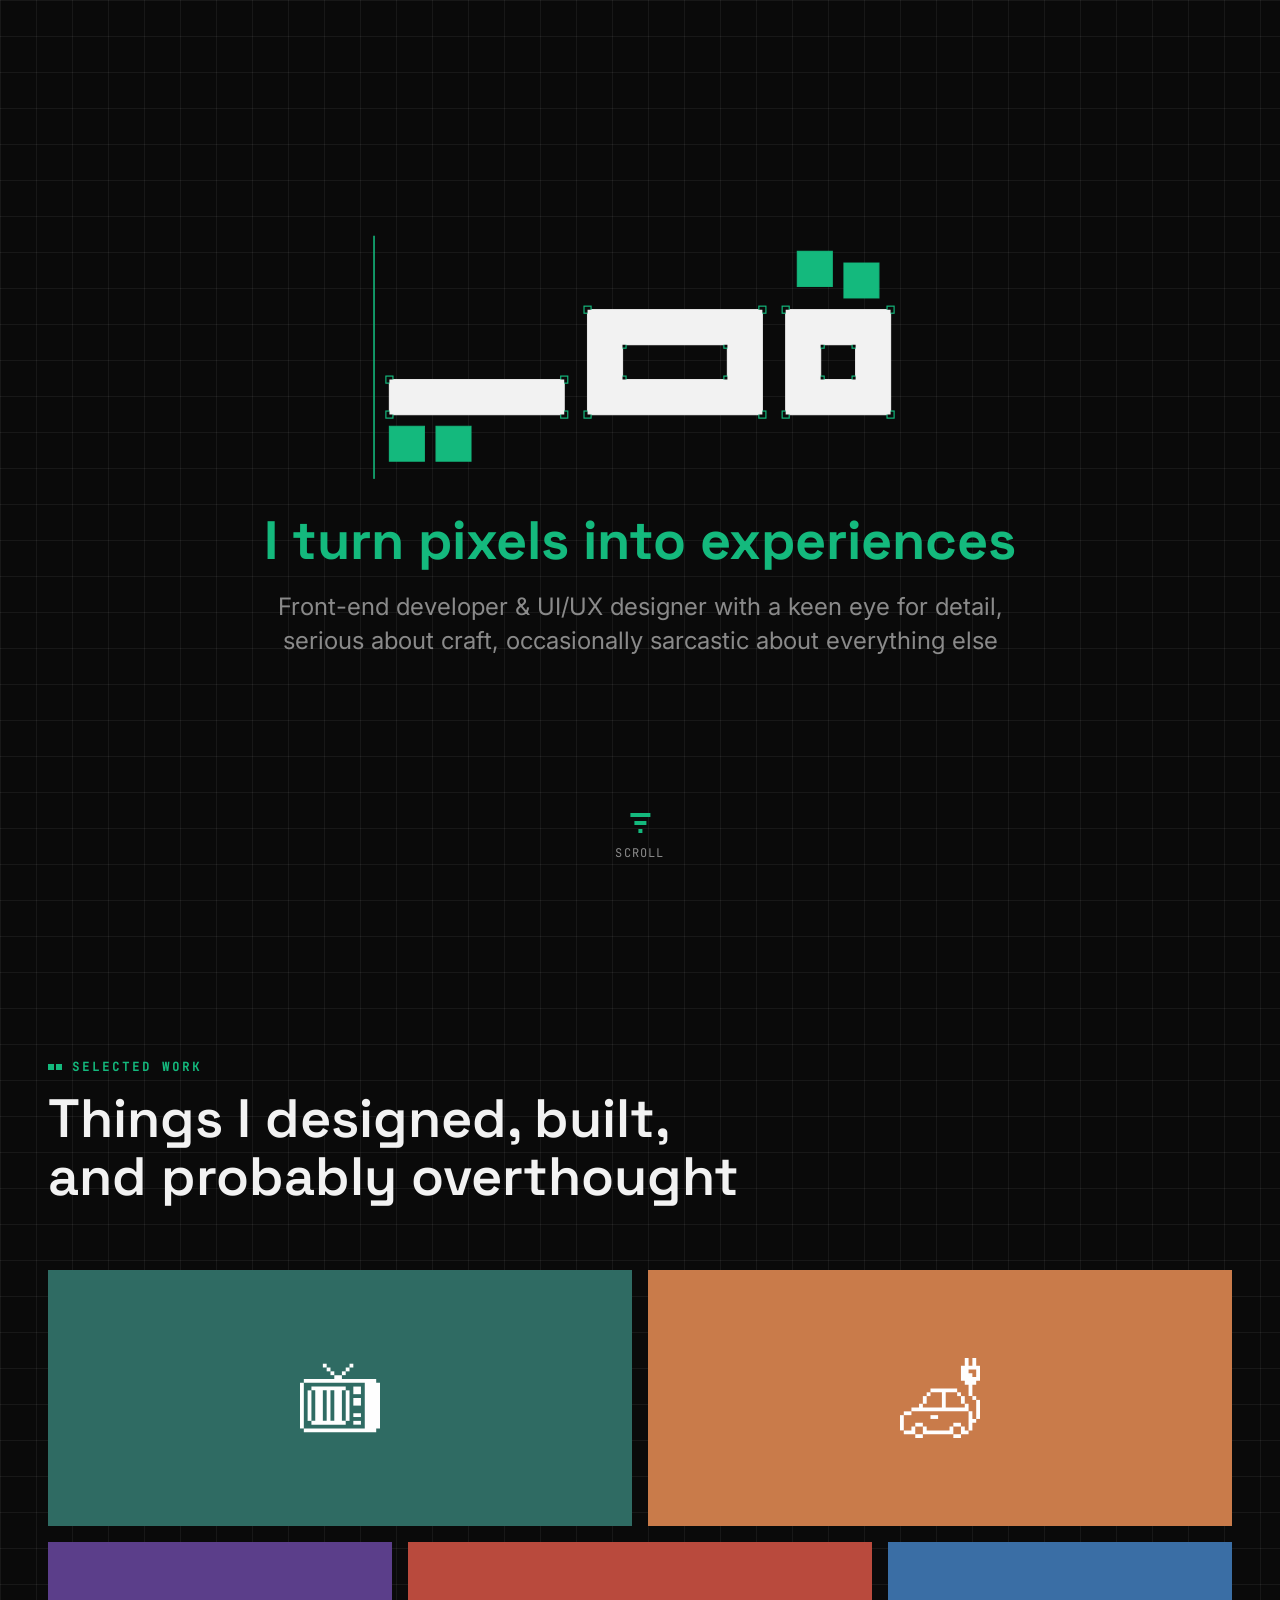
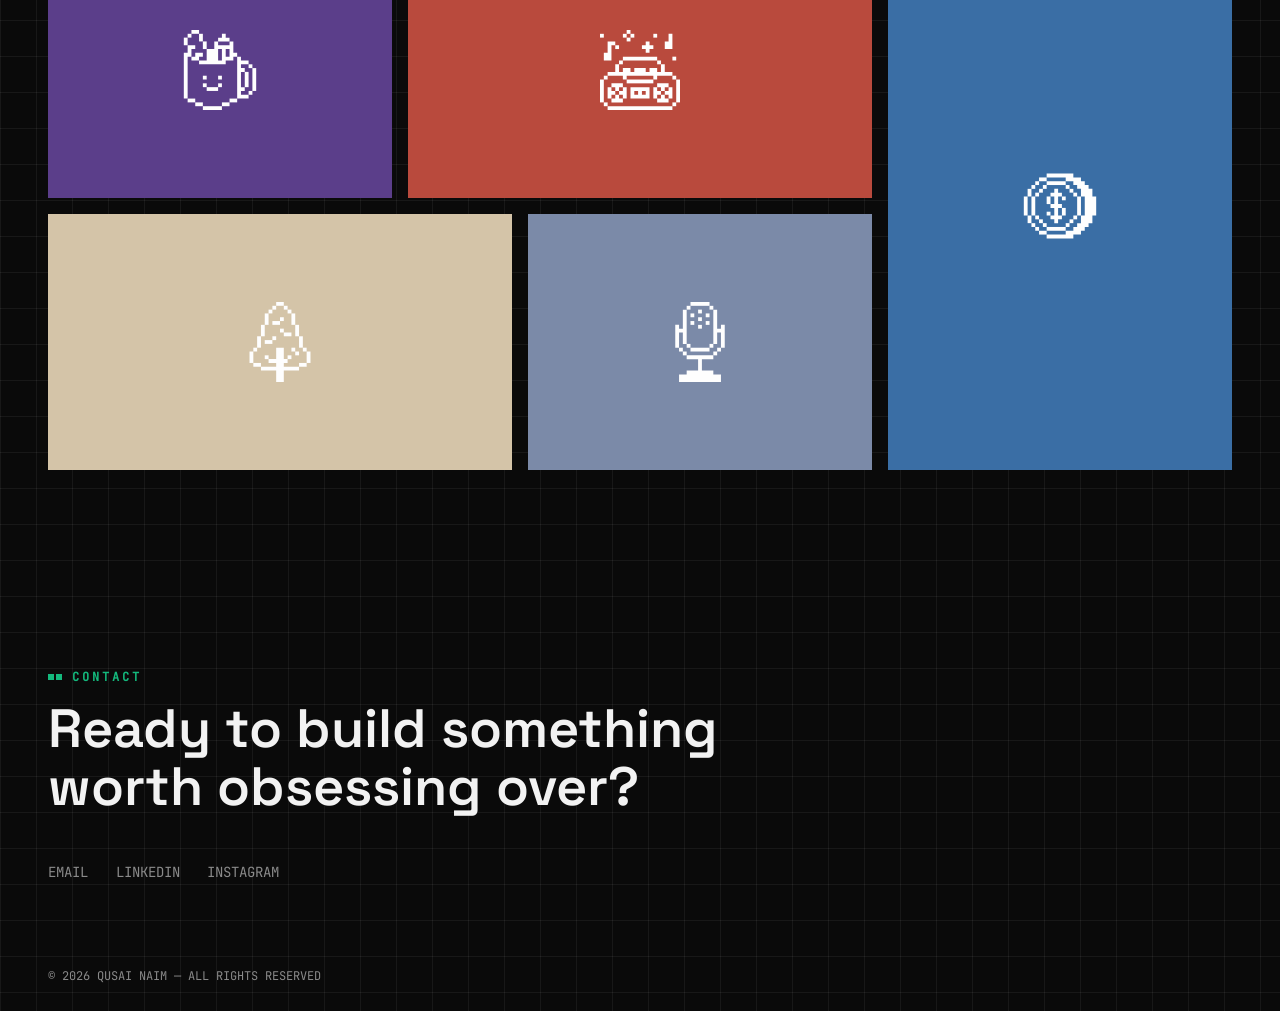
<file: index.html>
<!DOCTYPE html>
<html lang="en" dir="ltr">
  <head>
    <meta charset="utf-8">
    <meta  content="width=device-width, initial-scale=1.0" name="viewport" />
    <title>Qusai Naim</title>
    <meta name="description" content="Qusai Naim — front-end developer & UI/UX designer who turns pixels into experiences.">
    <!-- Link preview (WhatsApp, LinkedIn, X, Slack) -->
    <meta property="og:type" content="website">
    <meta property="og:url" content="https://qusain.com/">
    <meta property="og:title" content="Qusai Naim">
    <meta property="og:description" content="Front-end developer &amp; UI/UX designer who turns pixels into experiences.">
    <meta property="og:image" content="https://qusain.com/images/og-image.jpg">
    <meta property="og:image:width" content="1200">
    <meta property="og:image:height" content="630">
    <meta name="twitter:card" content="summary_large_image">
    <!-- FAV Icon -->
    <link rel="icon" href="images/favicon.png" type="image/png" sizes="16x16">
    <!-- Custom Style Sheet link -->
    <link rel="stylesheet" href="styles/styles.css"> 
  </head>  
 
  <body class="home-body">
    <!--========MAIN============================================================================--> 
    <main role="main">
      <!-----HOMEPAGE-HERO------------>
      <section class="homepage-hero">

        <div class="px-logo-wireframe" aria-label="Your name" data-speed="1.4" data-loop="false"></div>
        <div class="hero-text">
          <h1 class="intro-title text-54 hero-fade">I turn pixels into experiences</h1>
          <p class="intro-sub text-24 hero-fade">Front-end developer &amp; UI/UX designer with a keen eye for detail, serious about craft, <span class="intro-sarcastic">occasionally sarcastic about everything else</span></p>
        </div> 
        <div class="scroll-indicator">
          <div class="pixel-arrow">
            <span></span>
            <span></span>
            <span></span>
          </div>
          <span class="scroll-text text-12">Scroll</span>
        </div>
      </section>
      <!--end of HOMEPAGE-PROJECTS------------>

      <!-----HOMEPAGE-PROJECTS------------>
      <section class="homepage-projects">
        <div class="container">
          <div class="section-intro">
            <h2 class="section-intro__subtitle text-12">
              <span class="section-kicker-dots">
                <span class="section-kicker-dot"></span>
                <span class="section-kicker-dot"></span>
              </span>
              SELECTED WORK
            </h2>
            <h3 class="section-intro__title text-54">Things I designed, built, and probably overthought</h3>
          </div>

          <div class="projects-list-wrapper">
            <div class="masonry-grid">
              <div class="masonry-item">
                <a href="barlaman-shuaib.html" class="project-block">
                  <div class="project-tile" style="background-color: #2f6b63;">
                    <div class="project-tile-overlay"></div>
                    <span class="project-tile-icon" style="background-image: url(images/assets/icons/tv.svg);"></span>
                  </div>
                  <div class="project-tile-meta">
                    <div class="project-tile-title text-20">Barlaman Shuaib</div>
                    <div class="project-tile-tags">
                      <span class="project-tile-tag text-10">Frontend Development</span>
                      <span class="project-tile-tag text-10">2020</span>
                    </div>
                  </div>
                </a>
              </div>

              <div class="masonry-item">
                <a href="carseer.html" class="project-block">
                  <div class="project-tile" style="background-color: #c97b4a;">
                    <div class="project-tile-overlay"></div>
                    <span class="project-tile-icon" style="background-image: url(images/assets/icons/car.svg);"></span>
                  </div>
                  <div class="project-tile-meta">
                    <div class="project-tile-title text-20">Carseer</div>
                    <div class="project-tile-tags">
                      <span class="project-tile-tag text-10">Frontend Development</span>
                      <span class="project-tile-tag text-10">2021</span>
                    </div>
                  </div>
                </a>
              </div>

              <div class="masonry-item">
                <a href="maharati.html" class="project-block">
                  <div class="project-tile" style="background-color: #5b3e8a;">
                    <div class="project-tile-overlay"></div>
                    <span class="project-tile-icon" style="background-image: url(images/assets/icons/mug.svg);"></span>
                  </div>
                  <div class="project-tile-meta">
                    <div class="project-tile-title text-20">Maharati</div>
                    <div class="project-tile-tags">
                      <span class="project-tile-tag text-10">UX/UI</span>
                      <span class="project-tile-tag text-10">Frontend Development</span>                      
                      <span class="project-tile-tag text-10">2020</span>
                    </div>
                  </div>
                </a>
              </div>

              <div class="masonry-item">
                <a href="kidsfm.html" class="project-block">
                  <div class="project-tile" style="background-color: #b94a3d;">
                    <div class="project-tile-overlay"></div>
                    <span class="project-tile-icon" style="background-image: url(images/assets/icons/radio.svg);"></span>
                  </div>
                  <div class="project-tile-meta">
                    <div class="project-tile-title text-20">Kids FM</div>
                    <div class="project-tile-tags">
                      <span class="project-tile-tag text-10">Frontend Development</span>
                      <span class="project-tile-tag text-10">UX/UI</span>
                      <span class="project-tile-tag text-10">2023</span>
                    </div>
                  </div>
                </a>
              </div>

              <div class="masonry-item">
                <a href="Mena-mazad.html" class="project-block">
                  <div class="project-tile" style="background-color: #3a6ea5;">
                    <div class="project-tile-overlay"></div>
                    <span class="project-tile-icon" style="background-image: url(images/assets/icons/coin.svg);"></span>
                  </div>
                  <div class="project-tile-meta">
                    <div class="project-tile-title text-20">Mena Mazad</div>
                    <div class="project-tile-tags">
                      <span class="project-tile-tag text-10">Frontend Development</span>
                      <span class="project-tile-tag text-10">2025</span>
                    </div>
                  </div>
                </a>
              </div>

              <div class="masonry-item">
                <a href="jerusalem-story.html" class="project-block">
                  <div class="project-tile" style="background-color: #d4c4a8;">
                    <div class="project-tile-overlay"></div>
                    <span class="project-tile-icon" style="background-image: url(images/assets/icons/tree.svg);"></span>
                  </div>
                  <div class="project-tile-meta">
                    <div class="project-tile-title text-20">Jerusalem Story</div>
                    <div class="project-tile-tags">
                      <span class="project-tile-tag text-10">Frontend Development</span>
                      <span class="project-tile-tag text-10">2021</span>
                    </div>
                  </div>
                </a>
              </div>

              <div class="masonry-item">
                <a href="jayeek-bil-haki.html" class="project-block">
                  <div class="project-tile" style="background-color: #7b8aa8;">
                    <div class="project-tile-overlay"></div>
                    <span class="project-tile-icon" style="background-image: url(images/assets/icons/mic.svg);"></span>
                  </div>
                  <div class="project-tile-meta">
                    <div class="project-tile-title text-20">Jayeek Bil Haki</div>
                    <div class="project-tile-tags">
                      <span class="project-tile-tag text-10">UX/UI</span>
                      <span class="project-tile-tag text-10">Frontend Development</span>                      
                      <span class="project-tile-tag text-10">2024</span>
                    </div>
                  </div>
                </a>
              </div>
            </div>
          </div>
        </div>
      </section>
      <!--end of HOMEPAGE-PROJECTS------------>

      <!-----HOMEPAGE-CONTACT------------>
      <section class="homepage-contact">
        <div class="container">
          <div class="section-intro">
            <h2 class="section-intro__subtitle text-12">
              <span class="section-kicker-dots">
                <span class="section-kicker-dot"></span>
                <span class="section-kicker-dot"></span>
              </span>
              CONTACT
            </h2>
            <h3 class="section-intro__title text-54">Ready to build something worth obsessing over?</h3>
            <!-- <div class="section-intro__desc">
              <p>Drop me a message and let's create something pixel-perfect together.</p>
            </div> -->
          </div>

          <div class="social-links text-14">
            <a href="mailto:qusai.naim.13@gmail.com">Email</a>
            <a href="https://www.linkedin.com/in/qusai-n-96374687/" target="_blank" rel="noopener">LinkedIn</a>
            <a href="https://www.instagram.com/qman.13/" target="_blank" rel="noopener">Instagram</a>
          </div>
        </div>
      </section>
      <!--end of HOMEPAGE CONTACT------------>
    </main>  
    <!---end of MAIN===============================================================================--> 
 
    <!--========FOOTER=============================================================================-->
    <footer class="main-footer">
      <div class="container">
        <p class="copyrights text-12">© <span data-current-year>2026</span> QUSAI NAIM — ALL RIGHTS RESERVED</p>
      </div>
    </footer> 
    <!--end of FOOTER===============================================================================-->

    <script src="scripts/main.js"></script>
     <script src="scripts/px-logo-wireframe.js"></script>
    <script src="scripts/px-hero.js"></script>
  </body> 
</html>
</file>
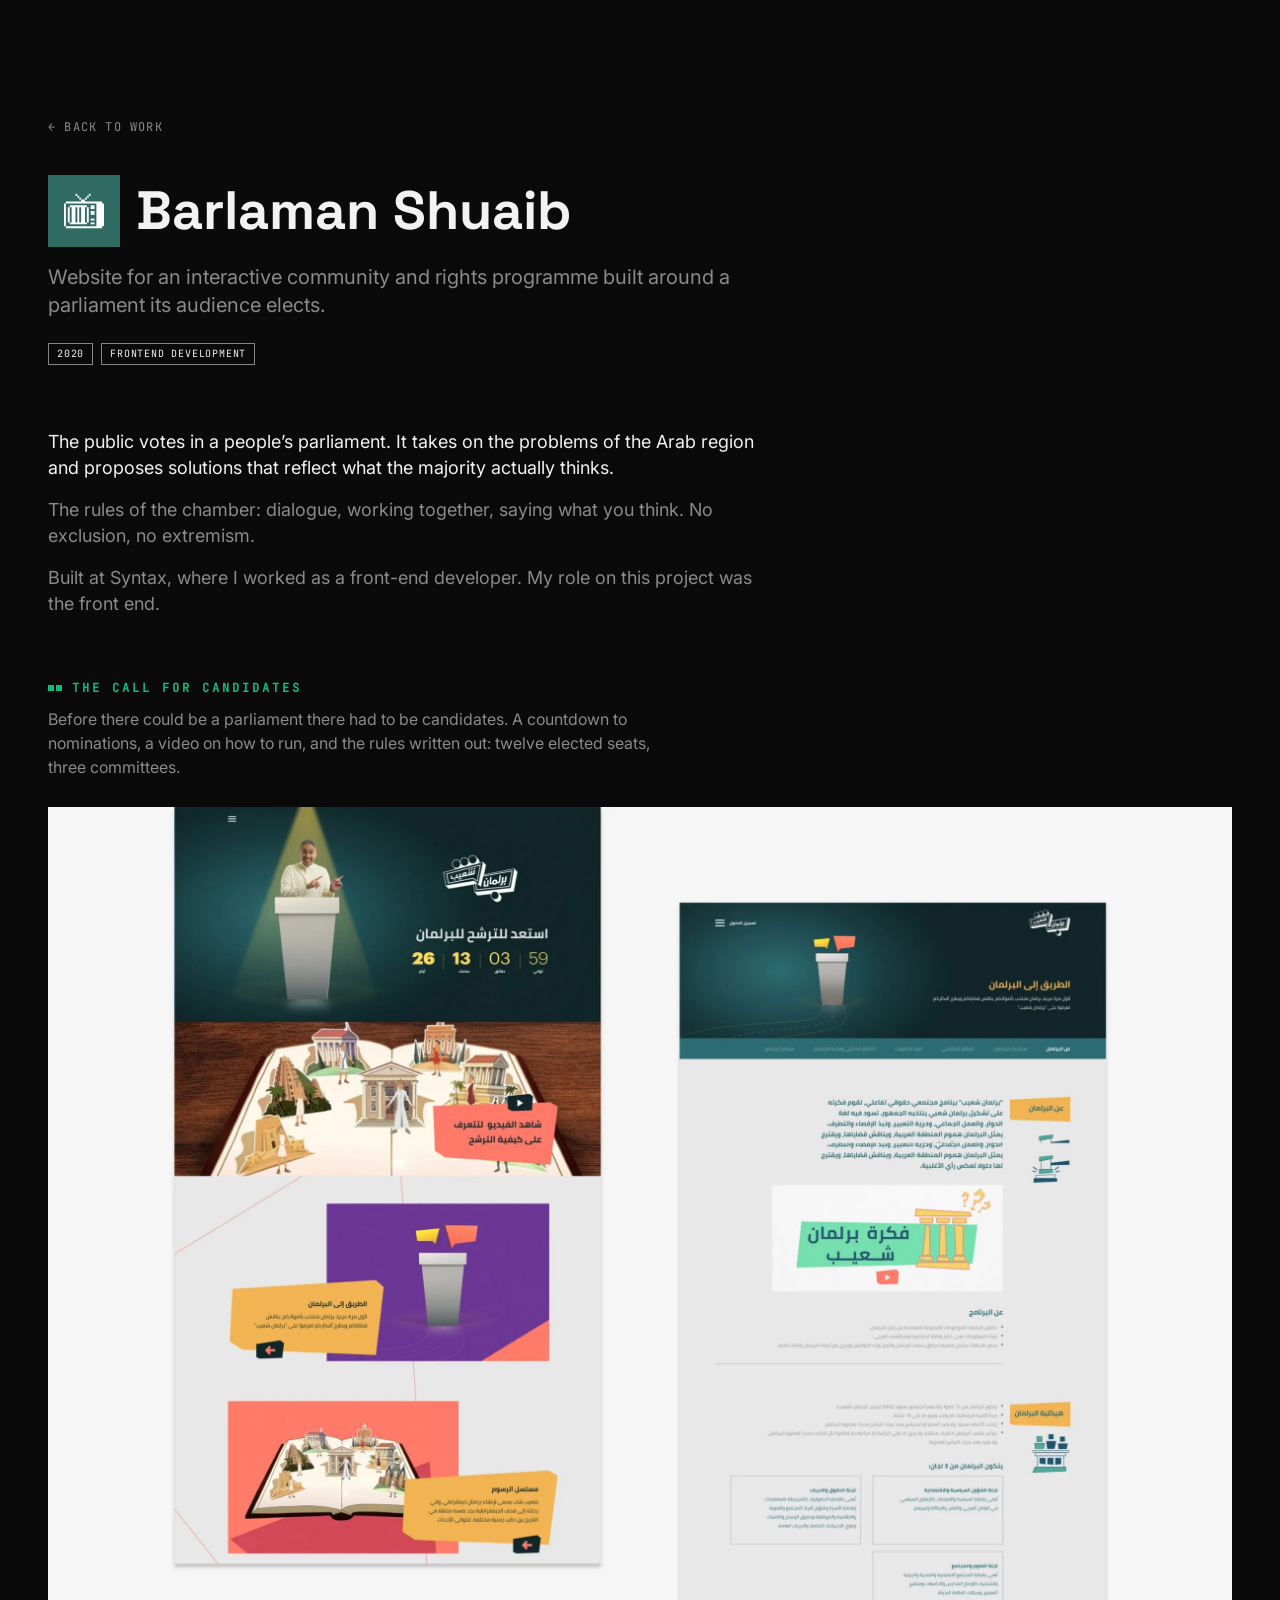
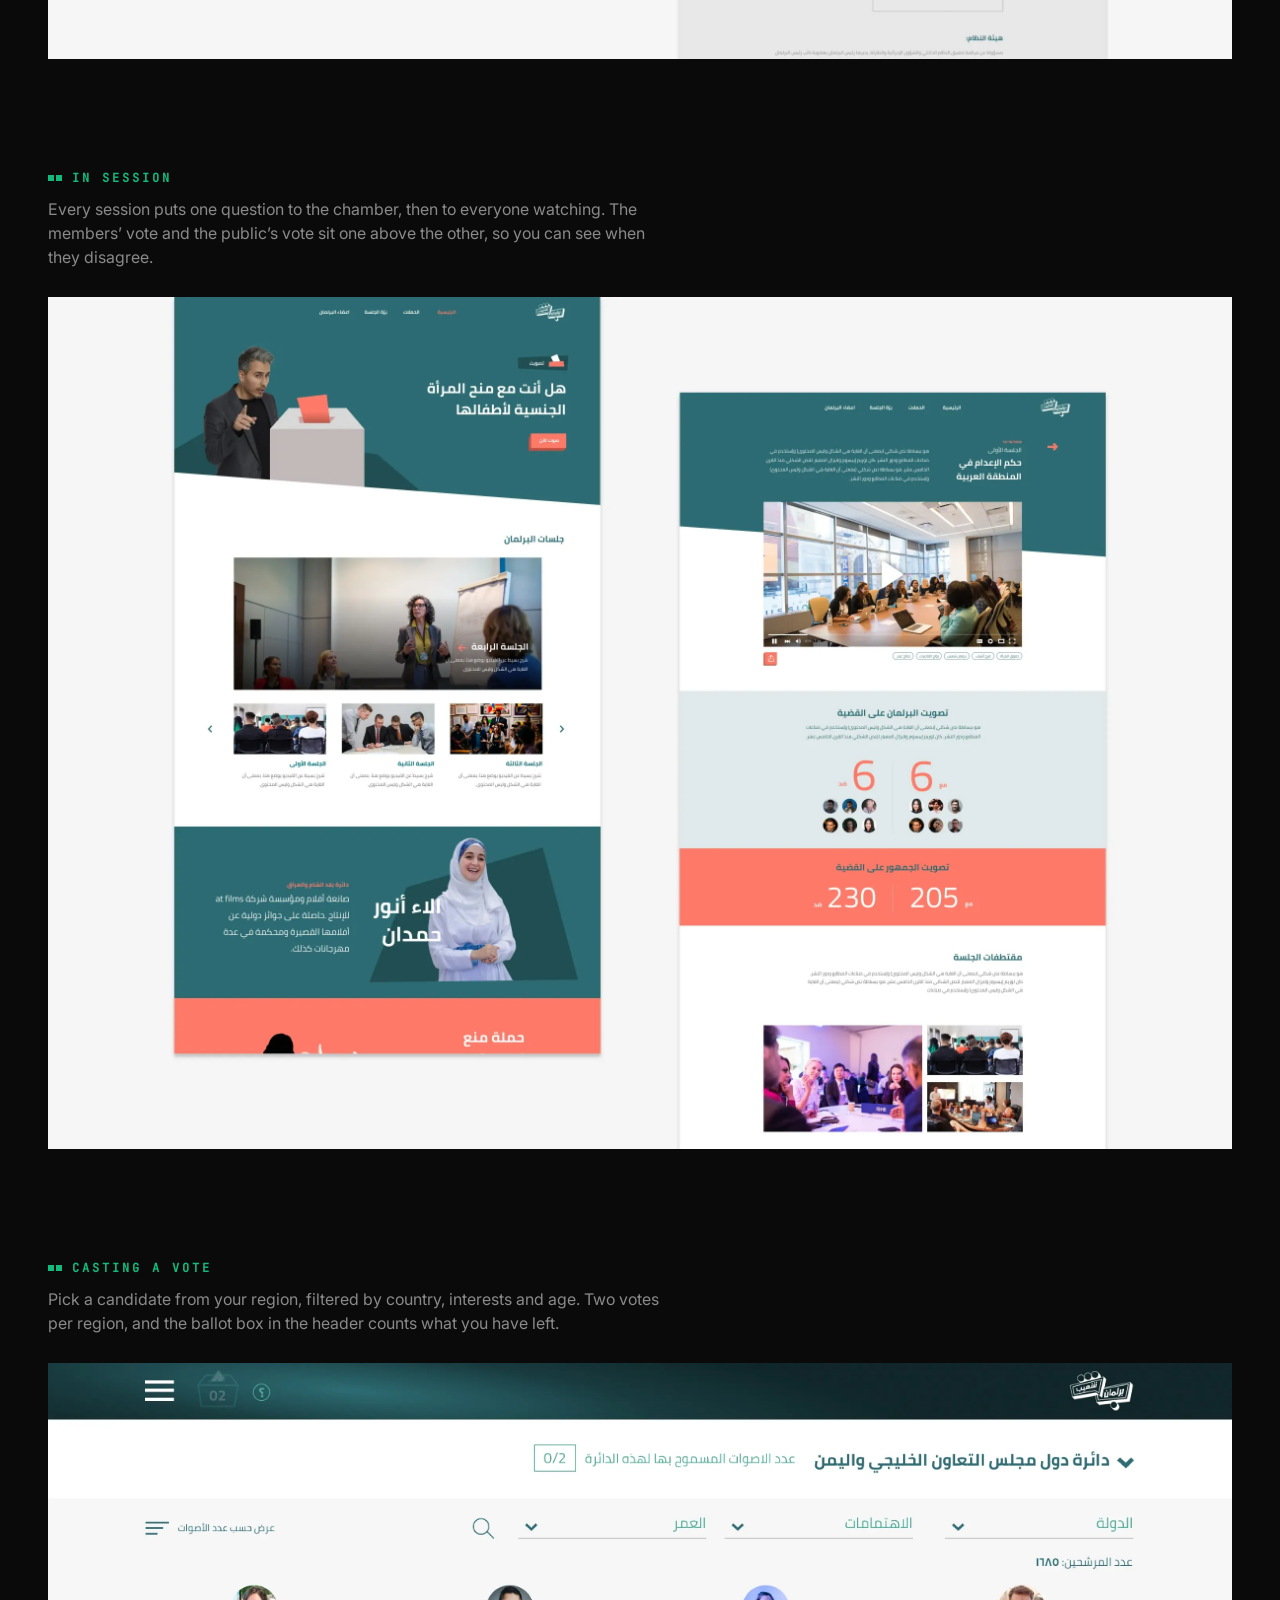
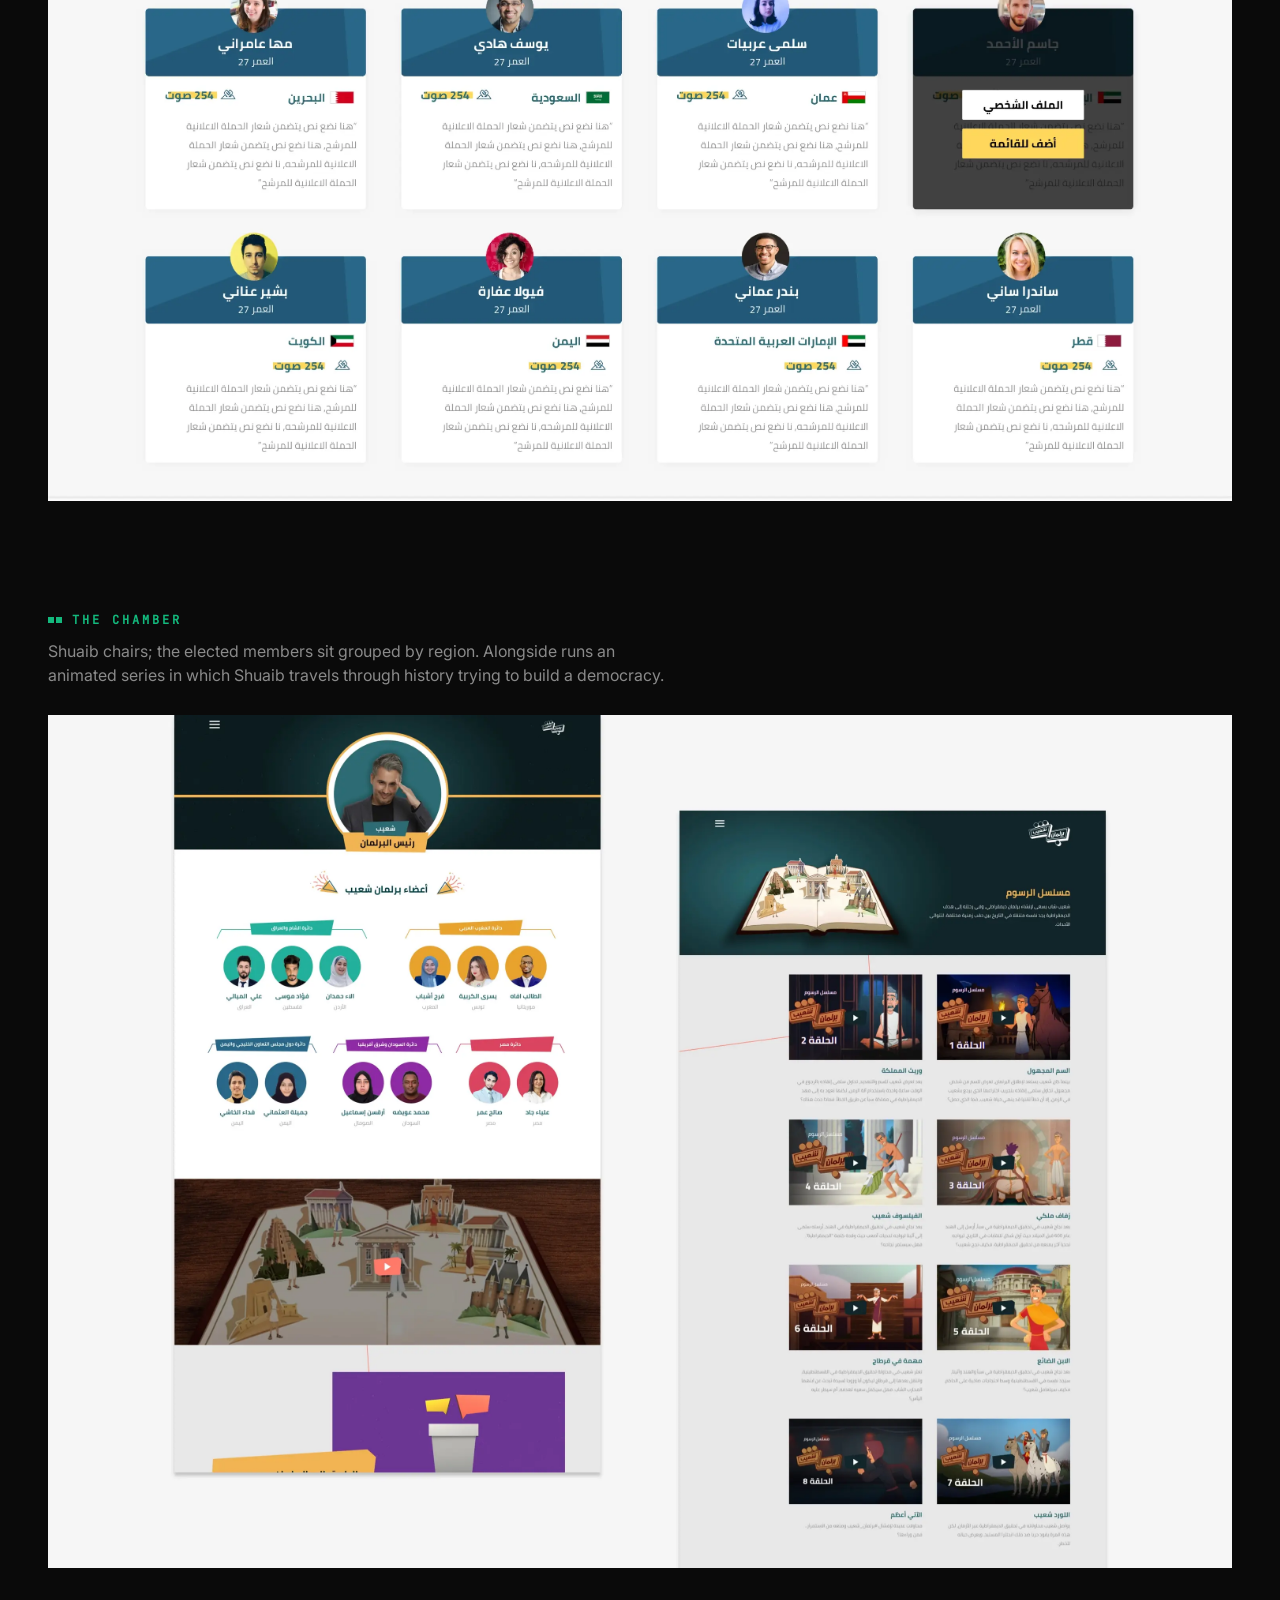
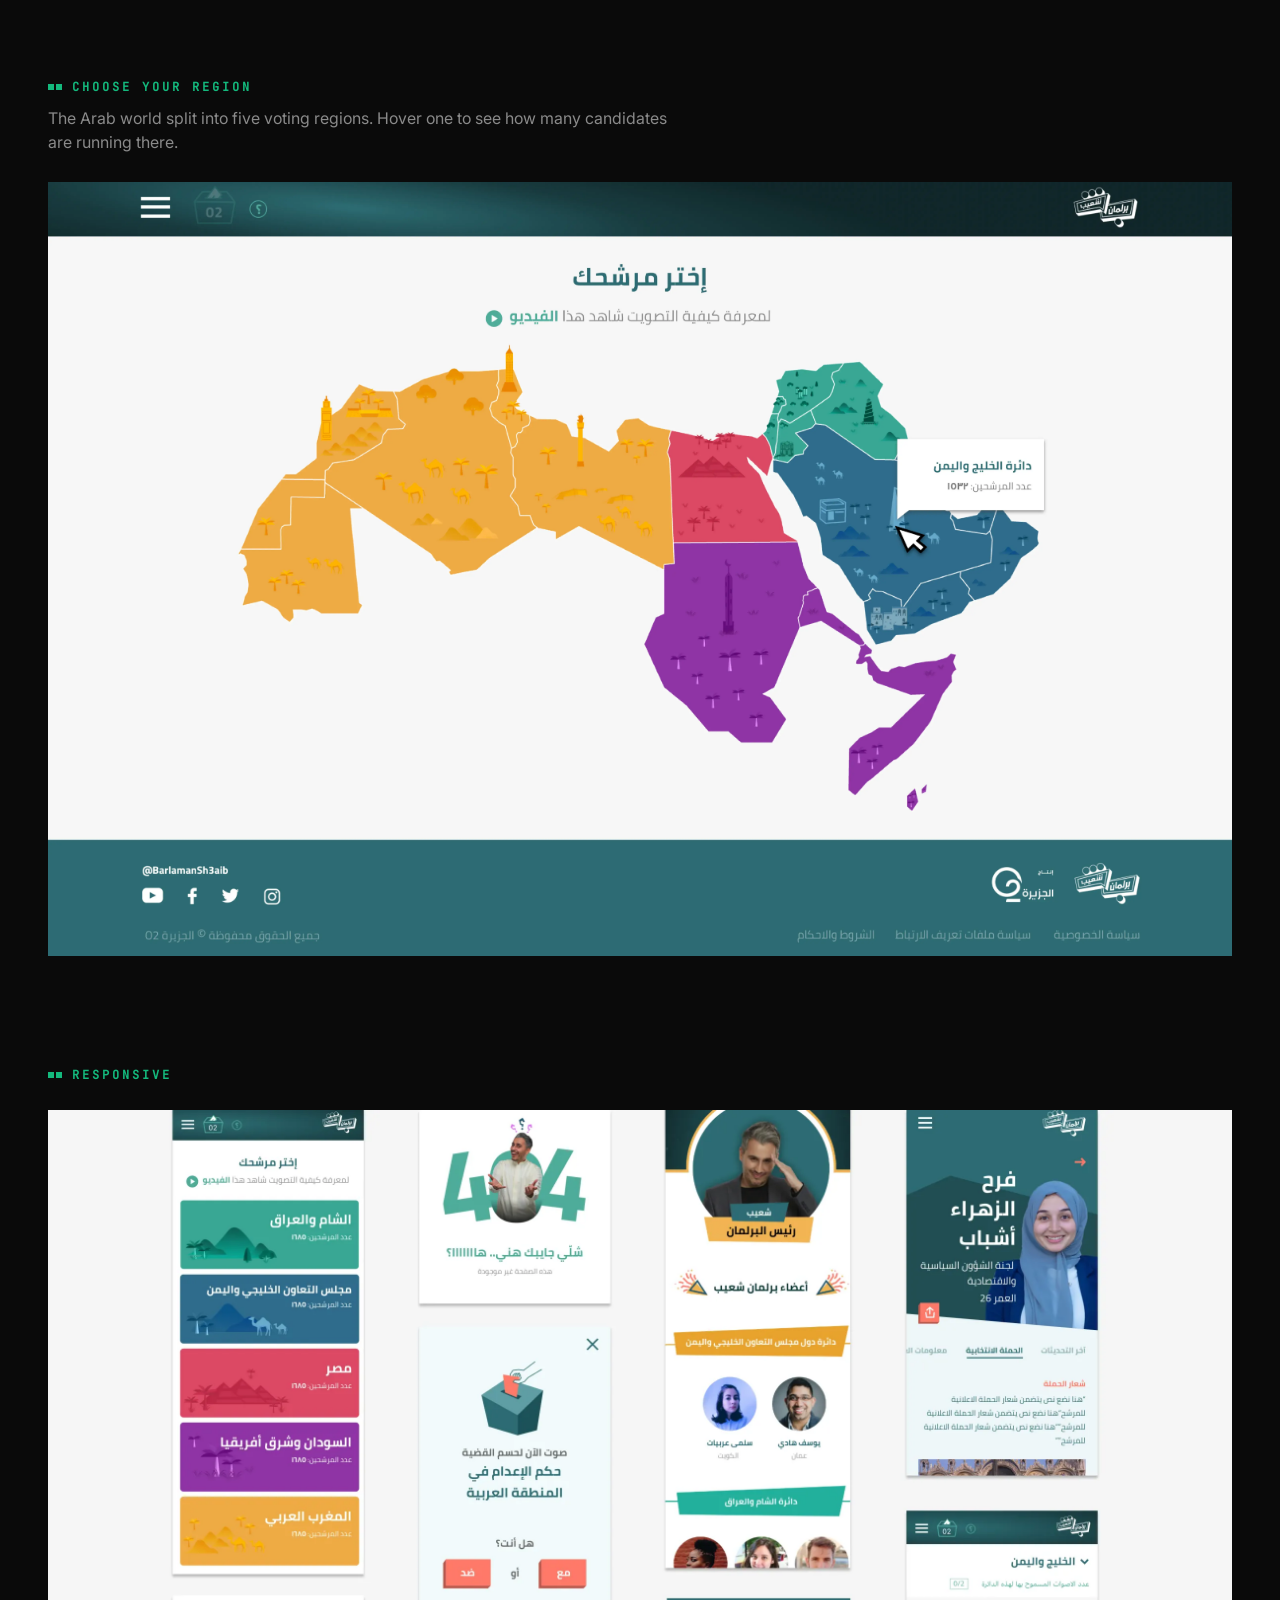
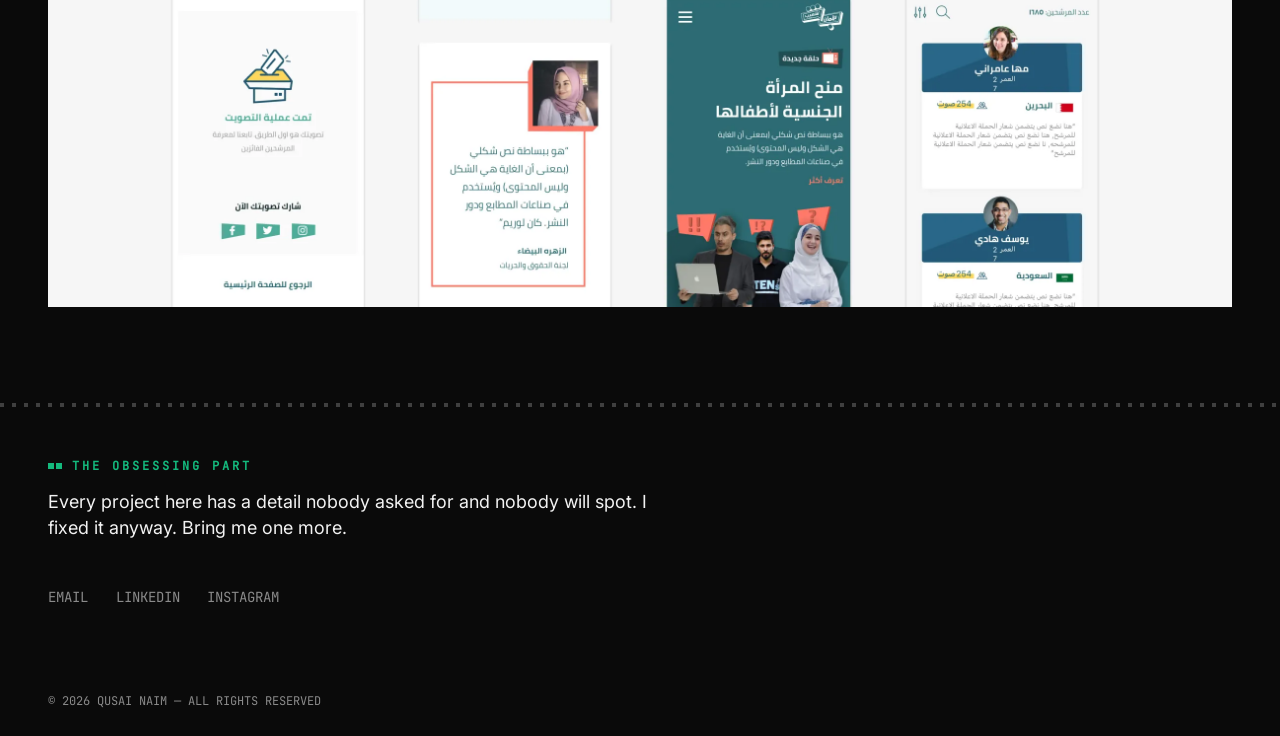
<file: barlaman-shuaib.html>
<!DOCTYPE html>
<html lang="en" dir="ltr">
  <head>
    <meta charset="utf-8">
    <meta  content="width=device-width, initial-scale=1.0" name="viewport" />
    <title>Qusai Naim - Barlaman Shuaib</title>
    <meta name="description" content="Barlaman Shuaib: website for an interactive community and rights programme built around a people's parliament elected by its audience.">
    <meta name="robots" content="noindex">
    <!-- FAV Icon -->
    <link rel="icon" href="images/favicon.png" type="image/png" sizes="16x16">
    <!-- Custom Style Sheet link -->
    <link rel="stylesheet" href="styles/styles.css">
  </head>

  <body>
    <!--========MAIN============================================================================-->
    <main role="main">
      <section class="project-hero">
        <div class="container">
          <a href="index.html" class="project-back text-12">&larr; Back to work</a>

          <div class="project-hero__top">
            <div class="project-hero__icon" style="background-color: #2f6b63;">
              <span style="background-image: url(images/assets/icons/tv.svg);"></span>
            </div>
            <h1 class="project-hero__title text-54">Barlaman Shuaib</h1>
          </div>

          <div class="project-hero__brief text-20">
            <p>Website for an interactive community and rights programme built around a parliament its audience elects.</p>
          </div>

          <div class="project-hero__meta text-10">
            <span class="project-hero__tag">2020</span>
            <span class="project-hero__tag">Frontend Development</span>          </div>

          <div class="project-hero__desc text-18">
            <p>The public votes in a people&rsquo;s parliament. It takes on the problems of the Arab region and proposes solutions that reflect what the majority actually thinks.</p>
            <p>The rules of the chamber: dialogue, working together, saying what you think. No exclusion, no extremism.</p>
            <p>Built at Syntax, where I worked as a front-end developer. My role on this project was the front end.</p>
          </div>
        </div>
      </section>

      <section class="project-screens">
        <div class="container">
          <!-----FULL WIDTH------------>
          <div class="project-group">
            <div class="project-group__header">
              <h2 class="section-intro__subtitle text-12">
                <span class="section-kicker-dots">
                  <span class="section-kicker-dot"></span>
                  <span class="section-kicker-dot"></span>
                </span>
                THE CALL FOR CANDIDATES
              </h2>
              <p class="project-group__caption">Before there could be a parliament there had to be candidates. A countdown to nominations, a video on how to run, and the rules written out: twelve elected seats, three committees.</p>
            </div>

            <figure class="project-figure">
              <div class="project-screen">
                <img src="images/projects-images/barlaman-shuaib/1.webp" alt="Two pages side by side: a nominations page with a countdown, a host at a podium and an animated pop-up book of history; and the About page setting out the parliament&rsquo;s structure and its three committees">
              </div>
            </figure>
          </div>

           <!-----FULL WIDTH------------>
          <div class="project-group">
            <div class="project-group__header">
              <h2 class="section-intro__subtitle text-12">
                <span class="section-kicker-dots">
                  <span class="section-kicker-dot"></span>
                  <span class="section-kicker-dot"></span>
                </span>
                IN SESSION
              </h2>
              <p class="project-group__caption">Every session puts one question to the chamber, then to everyone watching. The members&rsquo; vote and the public&rsquo;s vote sit one above the other, so you can see when they disagree.</p>
            </div>

            <figure class="project-figure">
              <div class="project-screen">
                <img src="images/projects-images/barlaman-shuaib/2.webp" alt="The homepage asking whether women should be able to pass their citizenship to their children, with past sessions below; and a session page with its video, the members&rsquo; 6 to 6 vote and the public&rsquo;s 205 to 230 vote">
              </div>
            </figure>
          </div>

           <!-----FULL WIDTH------------>
          <div class="project-group">
            <div class="project-group__header">
              <h2 class="section-intro__subtitle text-12">
                <span class="section-kicker-dots">
                  <span class="section-kicker-dot"></span>
                  <span class="section-kicker-dot"></span>
                </span>
                CASTING A VOTE
              </h2>
              <p class="project-group__caption">Pick a candidate from your region, filtered by country, interests and age. Two votes per region, and the ballot box in the header counts what you have left.</p>
            </div>

            <figure class="project-figure">
              <div class="project-screen">
                <img src="images/projects-images/barlaman-shuaib/3.webp" alt="Candidate cards for the Gulf and Yemen region, each with a photo, age, country, vote count and campaign slogan, under filters for country, interests and age and a counter showing 0 of 2 votes used">
              </div>
            </figure>
          </div>

           <!-----FULL WIDTH------------>
          <div class="project-group">
            <div class="project-group__header">
              <h2 class="section-intro__subtitle text-12">
                <span class="section-kicker-dots">
                  <span class="section-kicker-dot"></span>
                  <span class="section-kicker-dot"></span>
                </span>
                THE CHAMBER
              </h2>
              <p class="project-group__caption">Shuaib chairs; the elected members sit grouped by region. Alongside runs an animated series in which Shuaib travels through history trying to build a democracy.</p>
            </div>

            <figure class="project-figure">
              <div class="project-screen">
                <img src="images/projects-images/barlaman-shuaib/4.webp" alt="Two pages side by side: the parliament&rsquo;s members grouped by region under Shuaib as president; and the animated series, a grid of eight episodes">
              </div>
            </figure>
          </div>

           <!-----FULL WIDTH------------>
          <div class="project-group">
            <div class="project-group__header">
              <h2 class="section-intro__subtitle text-12">
                <span class="section-kicker-dots">
                  <span class="section-kicker-dot"></span>
                  <span class="section-kicker-dot"></span>
                </span>
                CHOOSE YOUR REGION
              </h2>
              <p class="project-group__caption">The Arab world split into five voting regions. Hover one to see how many candidates are running there.</p>
            </div>

            <figure class="project-figure">
              <div class="project-screen">
                <img src="images/projects-images/barlaman-shuaib/5.webp" alt="A map of the Arab world coloured into five voting regions, with a tooltip on the Gulf and Yemen showing its number of candidates">
              </div>
            </figure>
          </div>

           <!-----FULL WIDTH------------>
          <div class="project-group">
            <div class="project-group__header">
              <h2 class="section-intro__subtitle text-12">
                <span class="section-kicker-dots">
                  <span class="section-kicker-dot"></span>
                  <span class="section-kicker-dot"></span>
                </span>
                RESPONSIVE
              </h2>
            </div>

            <figure class="project-figure">
              <div class="project-screen">
                <img src="images/projects-images/barlaman-shuaib/mobile.webp" alt="Ten mobile screens: the region list, a 404 page with Shuaib, the vote dialog, the vote confirmation, the members, a member&rsquo;s profile, a new episode and the candidate list">
              </div>
            </figure>
          </div>
        </div>
      </section>

      <section class="project-outro">
        <div class="container project-outro__inner">
          <h2 class="section-intro__subtitle text-12">
            <span class="section-kicker-dots">
              <span class="section-kicker-dot"></span>
              <span class="section-kicker-dot"></span>
            </span>
            THE OBSESSING PART
          </h2>
          <p class="project-outro__note text-18">Every project here has a detail nobody asked for and nobody will spot. I fixed it anyway. Bring me one more.</p>
          <div class="social-links text-14">
            <a href="mailto:qusai.naim.13@gmail.com">Email</a>
            <a href="https://www.linkedin.com/in/qusai-n-96374687/" target="_blank" rel="noopener">LinkedIn</a>
            <a href="https://www.instagram.com/qman.13/" target="_blank" rel="noopener">Instagram</a>
          </div>
        </div>
      </section>
    </main>
    <!---end of MAIN===============================================================================-->

    <!--========FOOTER=============================================================================-->
    <footer class="main-footer">
      <div class="container">
        <p class="copyrights text-12">© <span data-current-year>2026</span> QUSAI NAIM — ALL RIGHTS RESERVED</p>
      </div>
    </footer>
    <!--end of FOOTER===============================================================================-->

    <script src="scripts/main.js"></script>
  </body>
</html>
</file>
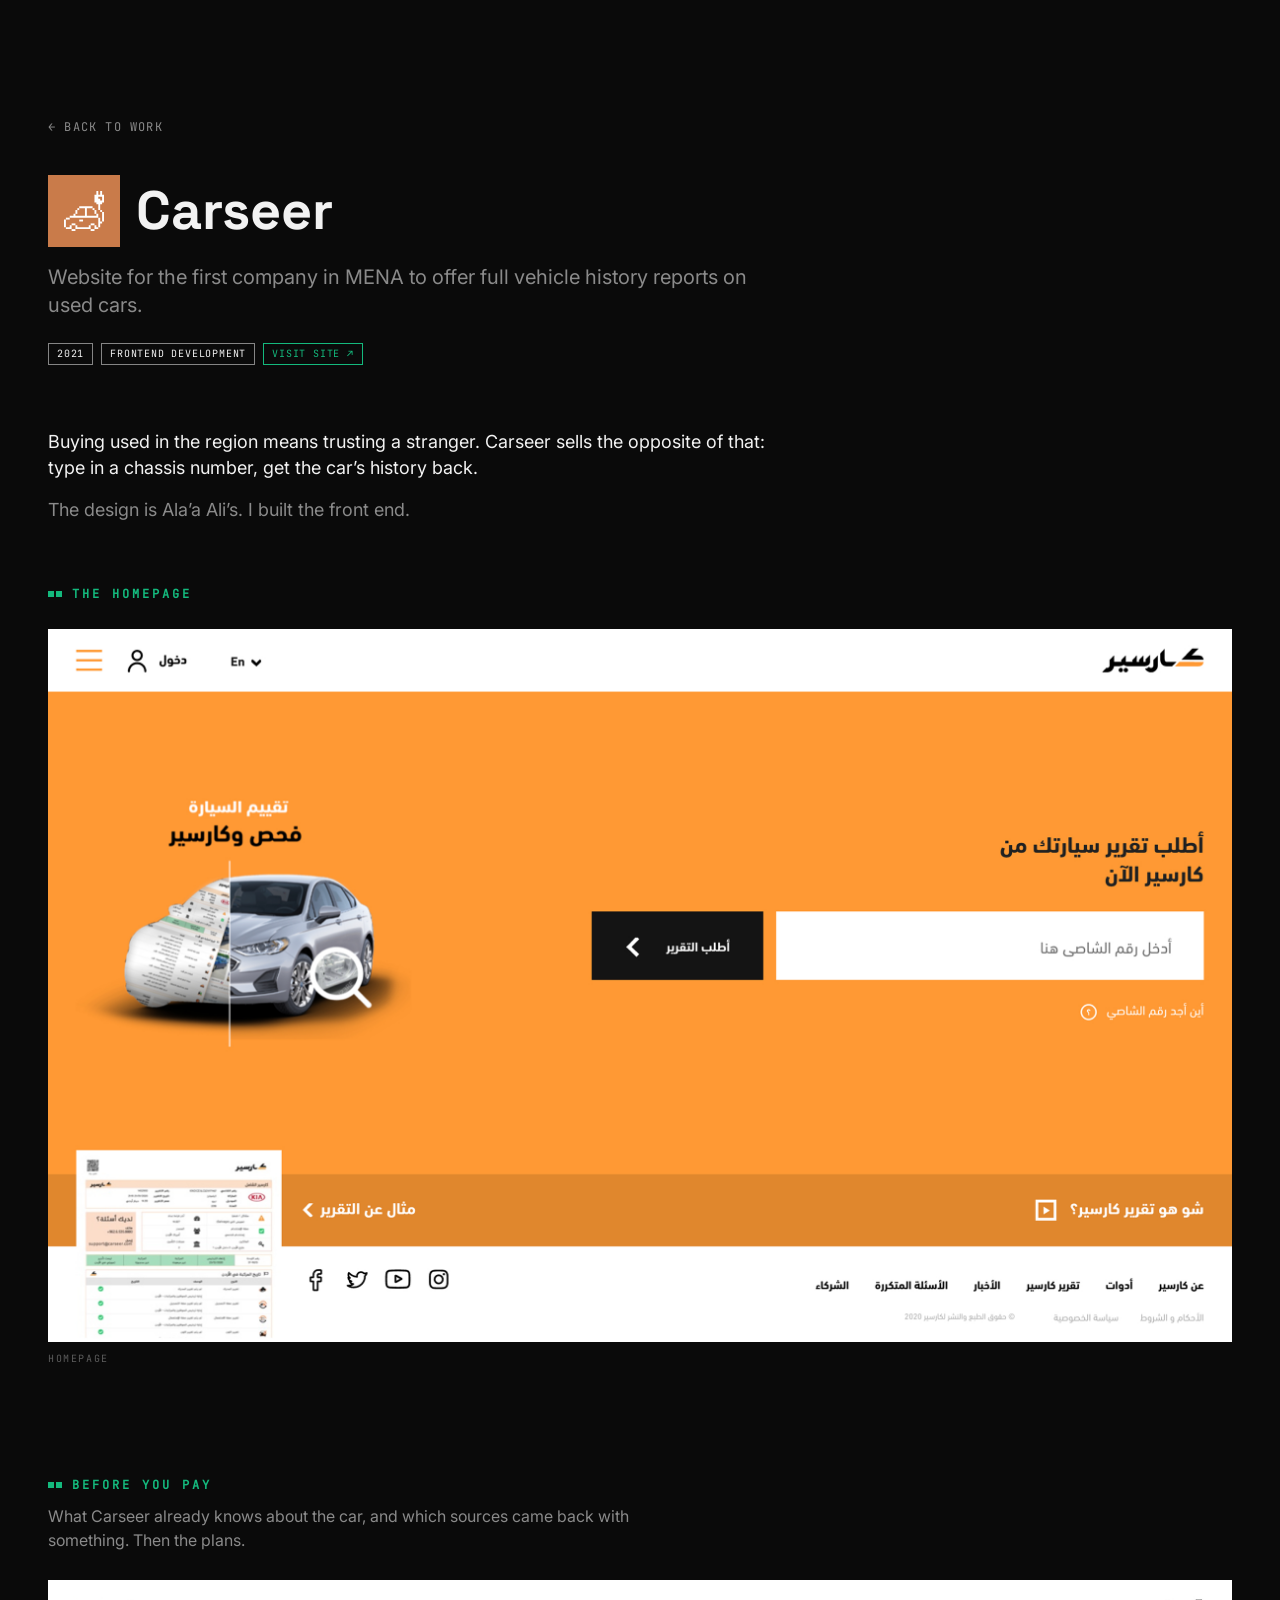
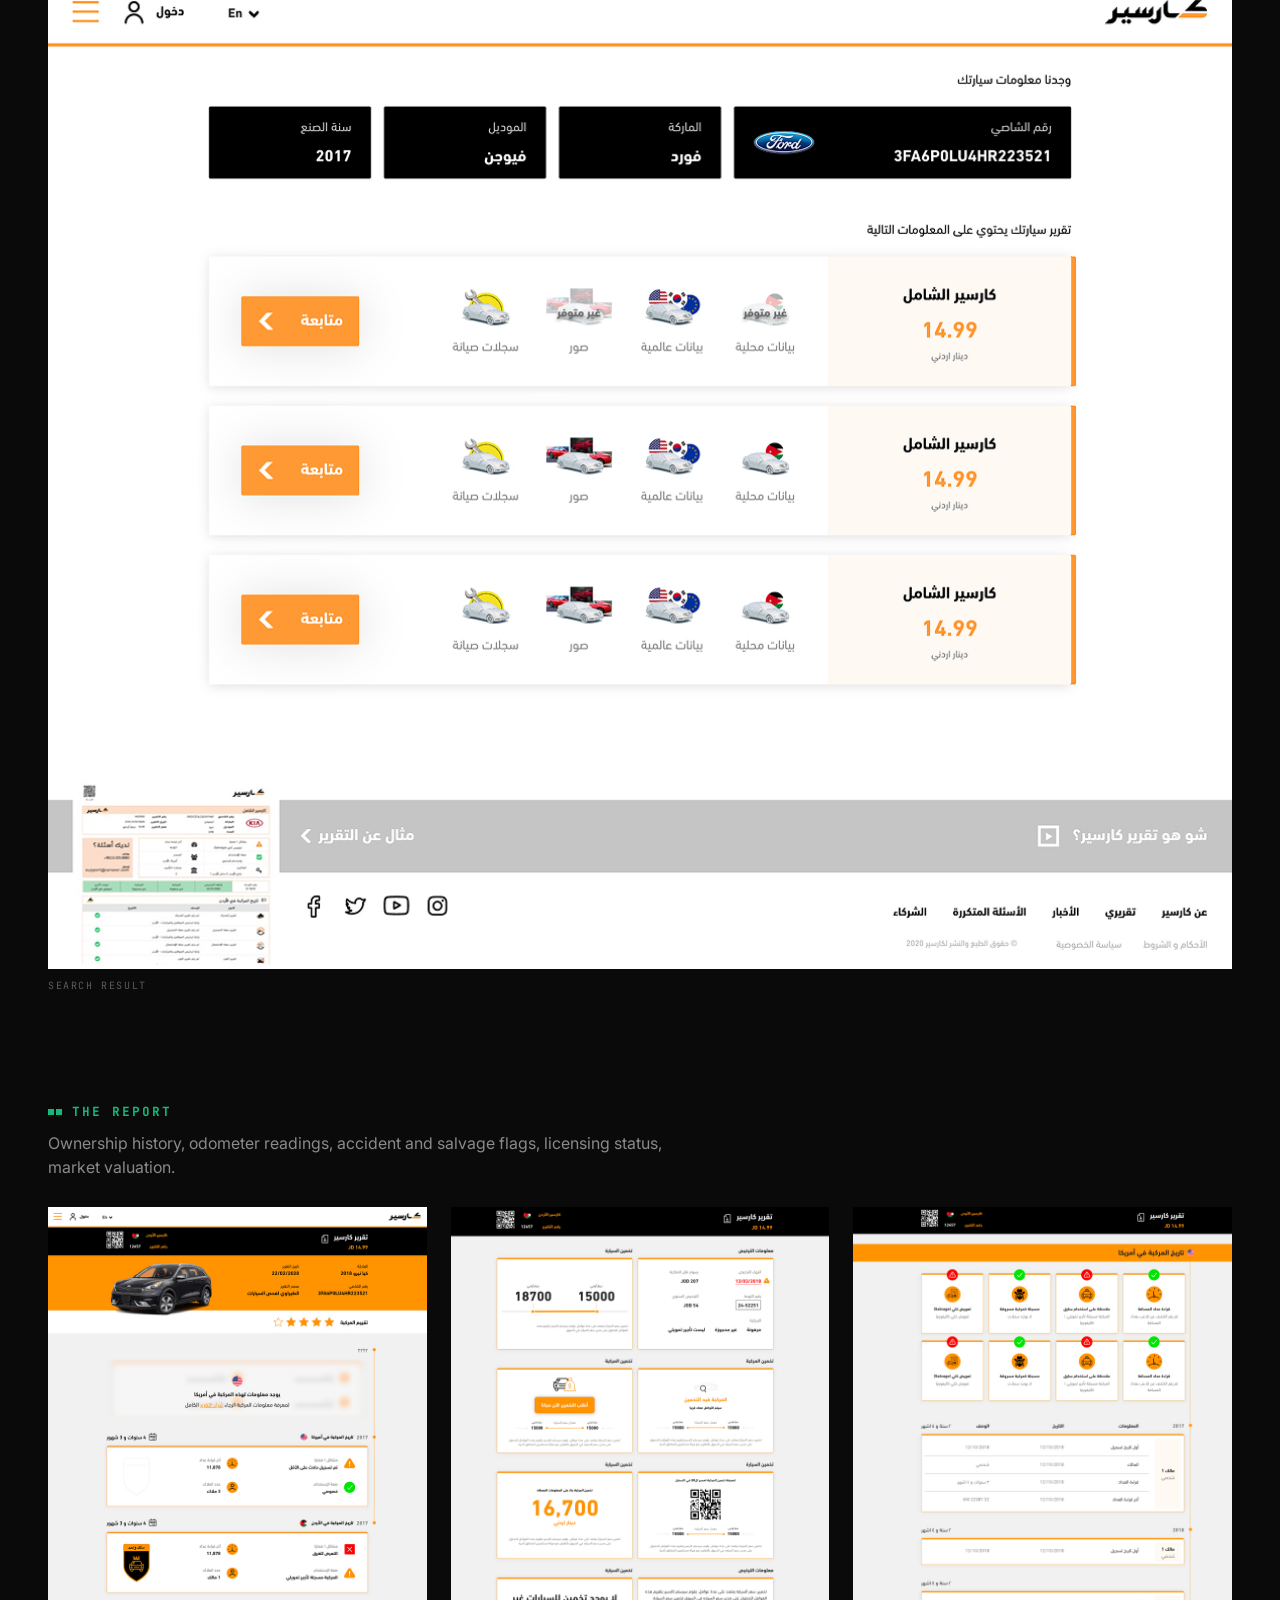
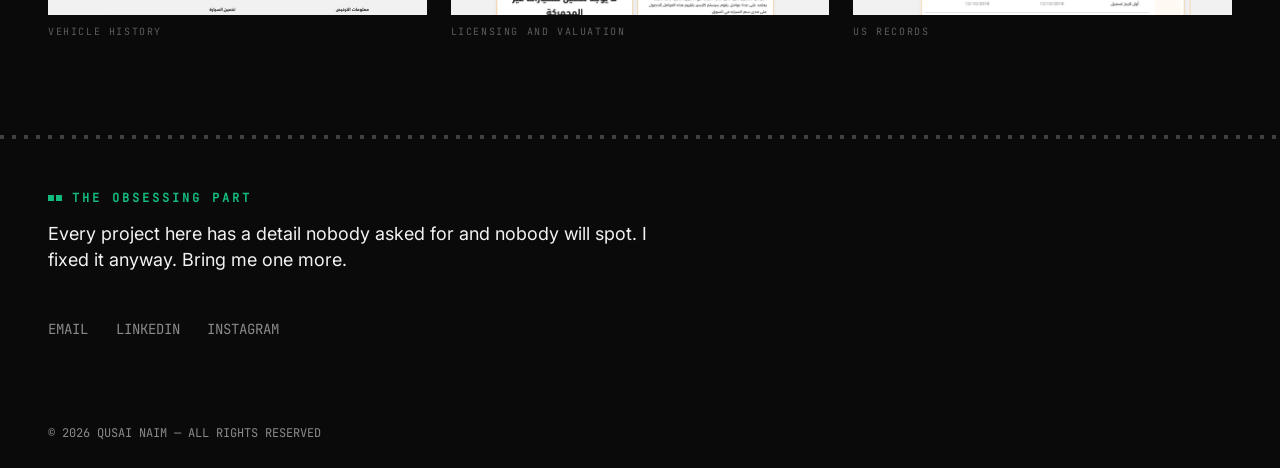
<file: carseer.html>
<!DOCTYPE html>
<html lang="en" dir="ltr">
  <head>
    <meta charset="utf-8">
    <meta  content="width=device-width, initial-scale=1.0" name="viewport" />
    <title>Qusai Naim - Carseer</title>
    <meta name="description" content="Carseer: website for the first company in MENA to offer full vehicle history reports on used cars.">
    <!-- FAV Icon -->
    <link rel="icon" href="images/favicon.png" type="image/png" sizes="16x16">
    <!-- Custom Style Sheet link -->
    <link rel="stylesheet" href="styles/styles.css">
  </head>

  <body>
    <!--========MAIN============================================================================-->
    <main role="main">
      <section class="project-hero">
        <div class="container">
          <a href="index.html" class="project-back text-12">&larr; Back to work</a>

          <div class="project-hero__top">
            <div class="project-hero__icon" style="background-color: #c97b4a;">
              <span style="background-image: url(images/assets/icons/car.svg);"></span>
            </div>
            <h1 class="project-hero__title text-54">Carseer</h1>
          </div>

          <div class="project-hero__brief text-20">
            <p>Website for the first company in MENA to offer full vehicle history reports on used cars.</p>
          </div>

          <div class="project-hero__meta text-10">
            <span class="project-hero__tag">2021</span>
            <span class="project-hero__tag">Frontend Development</span>
            <a href="https://jo.carseer.com/" target="_blank" rel="noopener" class="project-hero__tag project-hero__tag--link">Visit site &#8599;</a>
          </div>

          <div class="project-hero__desc text-18">
            <p>Buying used in the region means trusting a stranger. Carseer sells the opposite of that: type in a chassis number, get the car&rsquo;s history back.</p>
            <p>The design is Ala&rsquo;a Ali&rsquo;s. I built the front end.</p>
          </div>
        </div>
      </section>

      <section class="project-screens">
        <div class="container">
           <!-----FULL WIDTH------------>
          <div class="project-group">
            <div class="project-group__header">
              <h2 class="section-intro__subtitle text-12">
                <span class="section-kicker-dots">
                  <span class="section-kicker-dot"></span>
                  <span class="section-kicker-dot"></span>
                </span>
                THE HOMEPAGE
              </h2>
            </div>

            <figure class="project-figure">
              <div class="project-screen">
                <img src="images/projects-images/carseer/homepage-ar.webp" alt="The Arabic Carseer homepage: an orange hero asking you to order your car&rsquo;s report, with a field for the chassis number, a car half drawn as a printed report, and a sample report pinned to the bottom corner">
              </div>
              <figcaption class="project-figure__caption">Homepage</figcaption>
            </figure>
          </div>

          <!-----FULL WIDTH------------>
          <div class="project-group">
            <div class="project-group__header">
              <h2 class="section-intro__subtitle text-12">
                <span class="section-kicker-dots">
                  <span class="section-kicker-dot"></span>
                  <span class="section-kicker-dot"></span>
                </span>
                BEFORE YOU PAY
              </h2>
              <p class="project-group__caption">What Carseer already knows about the car, and which sources came back with something. Then the plans.</p>
            </div>

            <figure class="project-figure">
              <div class="project-screen">
                <img src="images/projects-images/carseer/available-info.webp" alt="Search result for a 2017 Ford Fusion by chassis number, followed by three Carseer report plans at 14.99 JOD, each showing which sources are available: local data, international data, photos and service records">
              </div>
              <figcaption class="project-figure__caption">Search result</figcaption>
            </figure>
          </div>


          <!-----THREE UP------------>
          <div class="project-group">
            <div class="project-group__header">
              <h2 class="section-intro__subtitle text-12">
                <span class="section-kicker-dots">
                  <span class="section-kicker-dot"></span>
                  <span class="section-kicker-dot"></span>
                </span>
                THE REPORT
              </h2>
              <p class="project-group__caption">Ownership history, odometer readings, accident and salvage flags, licensing status, market valuation.</p>
            </div>

            <div class="project-grid project-grid--three">
              <figure class="project-figure">
                <div class="project-screen">
                  <img src="images/projects-images/carseer/report1.webp" alt="Top of a Carseer report for a 2018 Kia Niro: report details and a star rating, then the car&rsquo;s history in the US and in Jordan with odometer readings, number of owners and flags such as flood damage">
                </div>
                <figcaption class="project-figure__caption">Vehicle history</figcaption>
              </figure>
              <figure class="project-figure">
                <div class="project-screen">
                  <img src="images/projects-images/carseer/report2.webp" alt="Licensing and valuation cards from a Carseer report: licence expiry and fees, plate number, lien status, and the different states of the market valuation">
                </div>
                <figcaption class="project-figure__caption">Licensing and valuation</figcaption>
              </figure>
              <figure class="project-figure">
                <div class="project-screen">
                 <img src="images/projects-images/carseer/report3.webp" alt="US records in a Carseer report: checks for odometer rollback, theft, previous use and salvage title, then a year-by-year table of registrations, owners and odometer readings">
                </div>
                <figcaption class="project-figure__caption">US records</figcaption>
              </figure>
            </div>
          </div>
  
        </div>
      </section>

      <section class="project-outro">
        <div class="container project-outro__inner">
          <h2 class="section-intro__subtitle text-12">
            <span class="section-kicker-dots">
              <span class="section-kicker-dot"></span>
              <span class="section-kicker-dot"></span>
            </span>
            THE OBSESSING PART
          </h2>
          <p class="project-outro__note text-18">Every project here has a detail nobody asked for and nobody will spot. I fixed it anyway. Bring me one more.</p>
          <div class="social-links text-14">
            <a href="mailto:qusai.naim.13@gmail.com">Email</a>
            <a href="https://www.linkedin.com/in/qusai-n-96374687/" target="_blank" rel="noopener">LinkedIn</a>
            <a href="https://www.instagram.com/qman.13/" target="_blank" rel="noopener">Instagram</a>
          </div>
        </div>
      </section>
    </main>
    <!---end of MAIN===============================================================================-->

    <!--========FOOTER=============================================================================-->
    <footer class="main-footer">
      <div class="container">
        <p class="copyrights text-12">© <span data-current-year>2026</span> QUSAI NAIM — ALL RIGHTS RESERVED</p>
      </div>
    </footer>
    <!--end of FOOTER===============================================================================-->

    <script src="scripts/main.js"></script>
  </body>
</html>
</file>
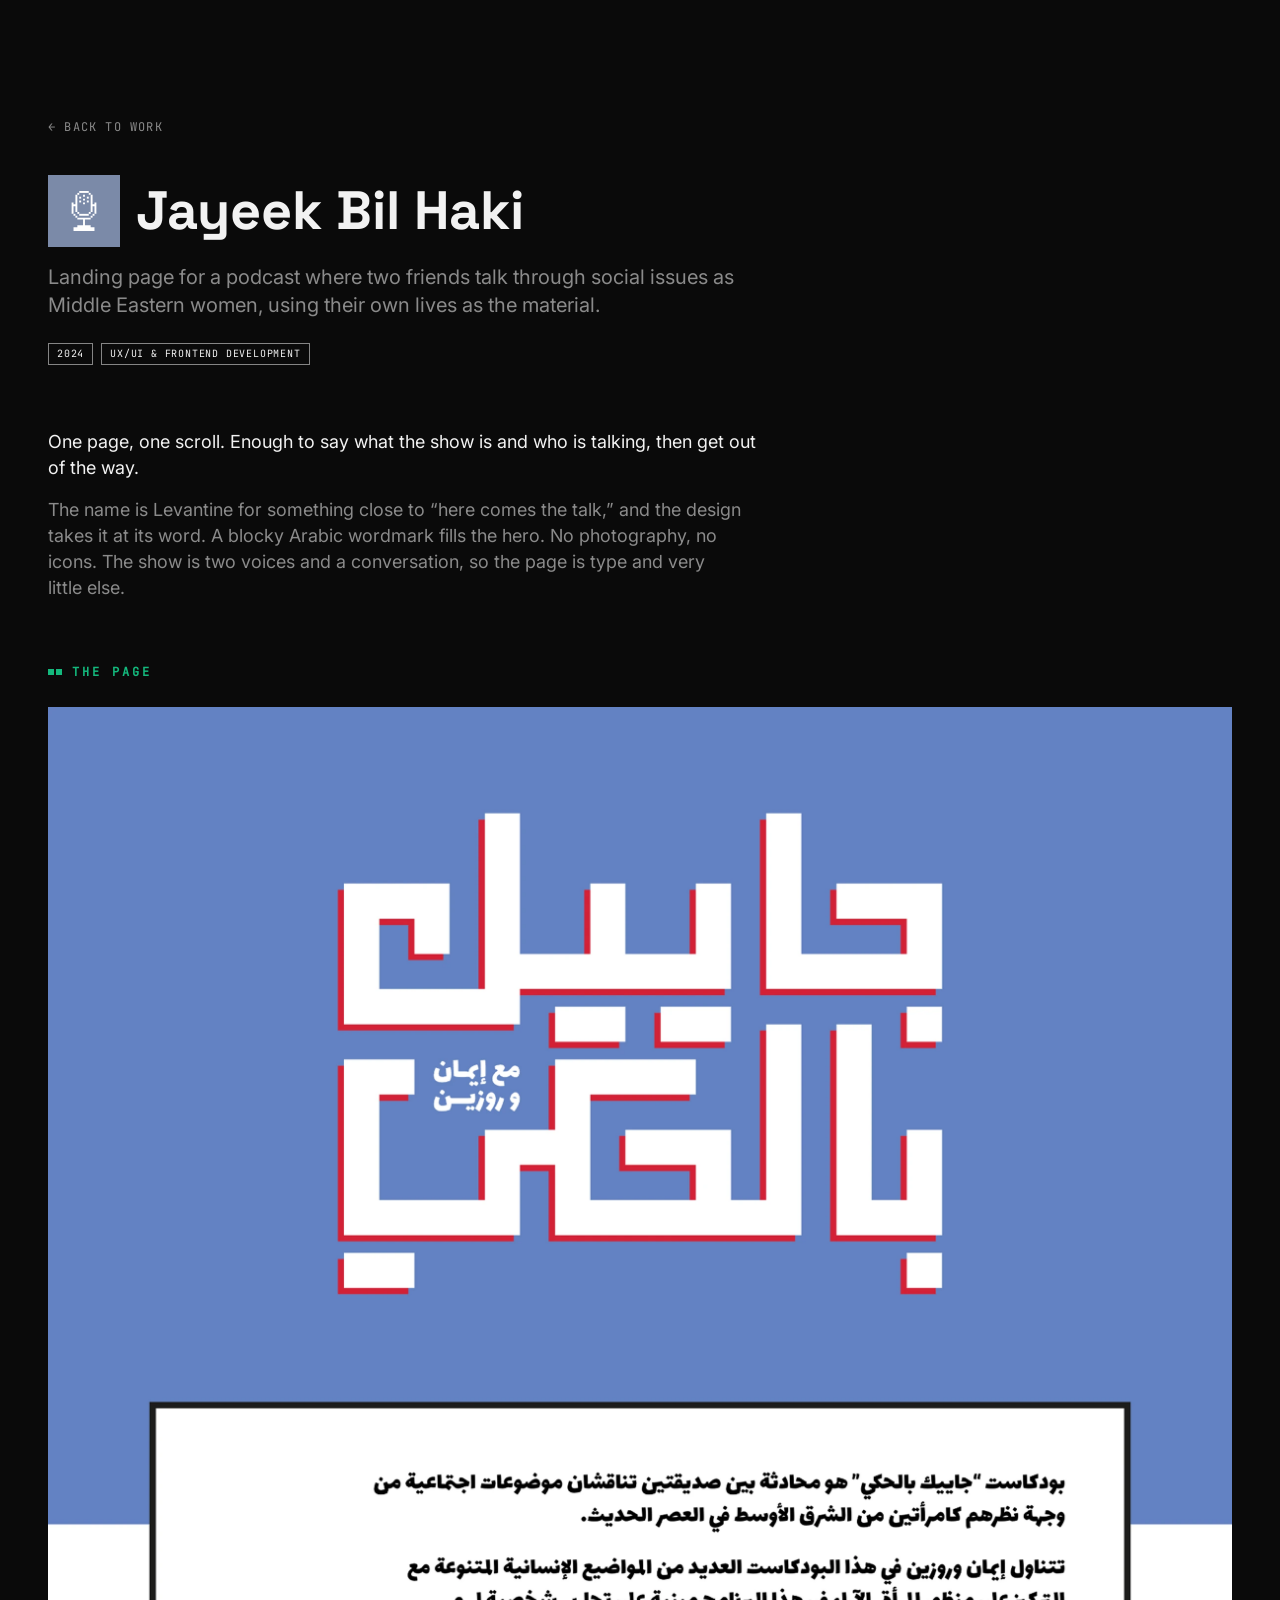
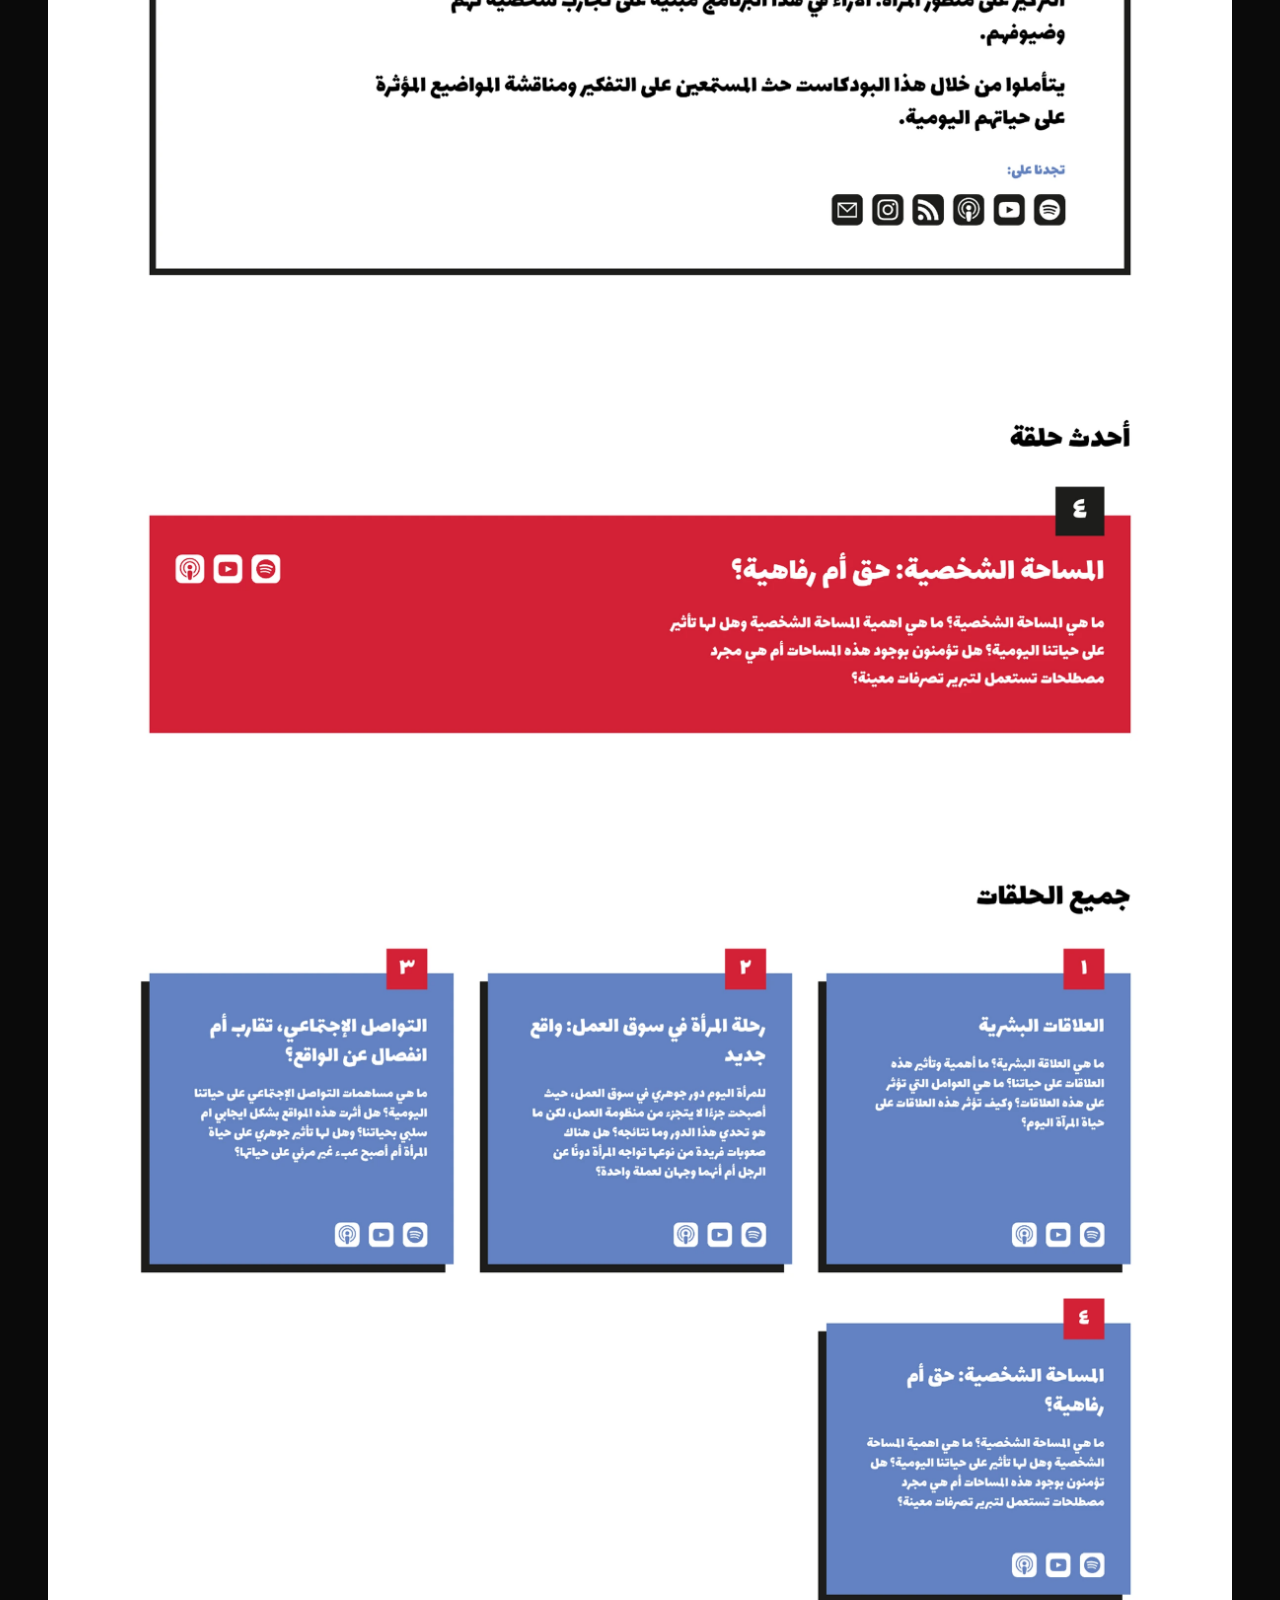
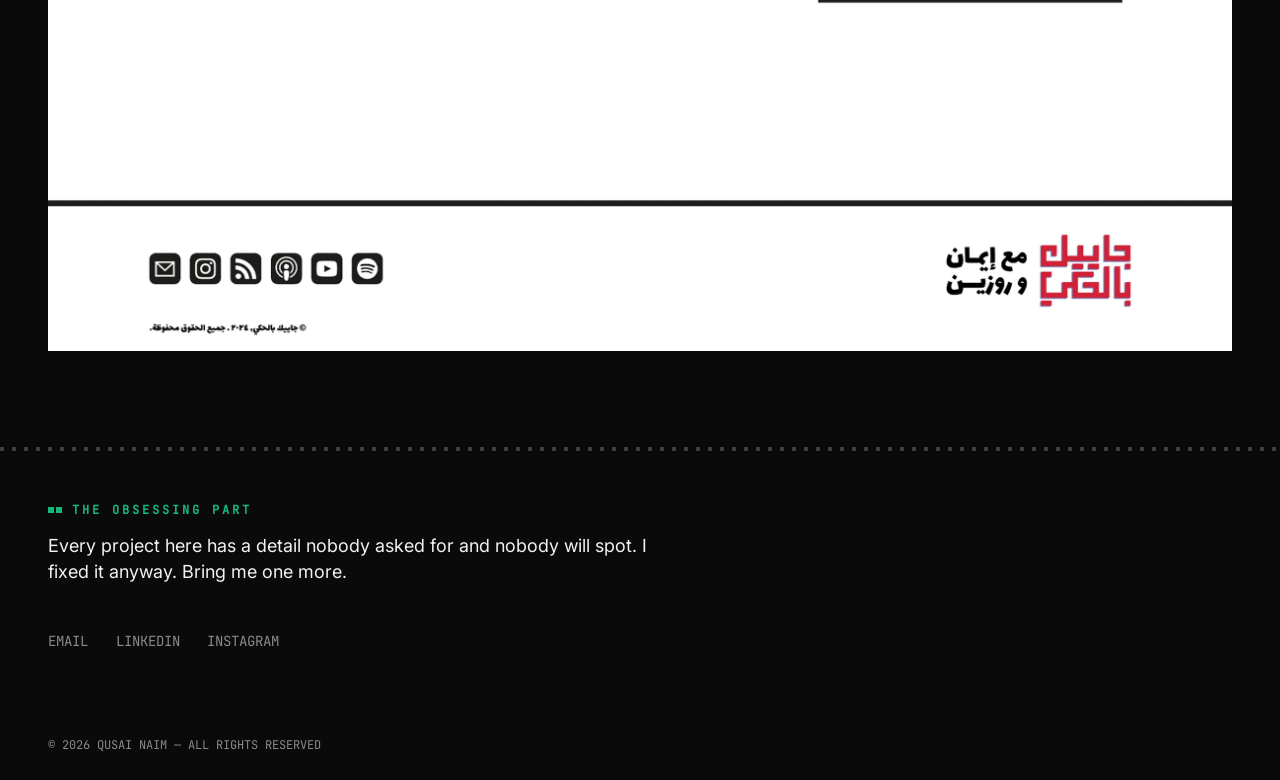
<file: jayeek-bil-haki.html>
<!DOCTYPE html>
<html lang="en" dir="ltr">
  <head>
    <meta charset="utf-8">
    <meta  content="width=device-width, initial-scale=1.0" name="viewport" />
    <title>Qusai Naim - Jayeek Bil Haki</title>
    <meta name="description" content="Jayeek Bil Haki: landing page for a podcast hosted by Eman and Rozeen.">
    <!-- FAV Icon -->
    <link rel="icon" href="images/favicon.png" type="image/png" sizes="16x16">
    <!-- Custom Style Sheet link -->
    <link rel="stylesheet" href="styles/styles.css">
  </head>

  <body>
    <!--========MAIN============================================================================-->
    <main role="main">
      <section class="project-hero">
        <div class="container">
          <a href="index.html" class="project-back text-12">&larr; Back to work</a>

          <div class="project-hero__top">
            <div class="project-hero__icon" style="background-color: #7b8aa8;">
              <span style="background-image: url(images/assets/icons/mic.svg);"></span>
            </div>
              <h1 class="project-hero__title text-54">Jayeek Bil Haki</h1>
            </div>
          <div class="project-hero__brief text-20">
            <p>Landing page for a podcast where two friends talk through social issues as Middle Eastern women, using their own lives as the material.</p>
          </div>

          <div class="project-hero__meta text-10">
            <span class="project-hero__tag">2024</span>
            <span class="project-hero__tag">UX/UI &amp; Frontend Development</span>
          </div>

          <div class="project-hero__desc text-18">
            <p>One page, one scroll. Enough to say what the show is and who is talking, then get out of the way.</p>
            <p>The name is Levantine for something close to &ldquo;here comes the talk,&rdquo; and the design takes it at its word. A blocky Arabic wordmark fills the hero. No photography, no icons. The show is two voices and a conversation, so the page is type and very little else.</p>
          </div>
        </div>
      </section>

      <section class="project-screens">
        <div class="container">
          <!-----FULL WIDTH------------>
          <div class="project-group">
            <div class="project-group__header">
              <h2 class="section-intro__subtitle text-12">
                <span class="section-kicker-dots">
                  <span class="section-kicker-dot"></span>
                  <span class="section-kicker-dot"></span>
                </span>
                THE PAGE
              </h2>
            </div>

            <figure class="project-figure">
              <div class="project-screen">
                <img src="images/projects-images/jayeekbilhaki/homepage.webp" alt="Full page capture of the Jayeek Bil Haki site: a blocky red and white Arabic wordmark on blue, a short introduction to the podcast and its hosts Eman and Rozeen, the latest episode in red, and a grid of all episodes">
              </div>
            </figure>
          </div>
        </div>
      </section>
      <section class="project-outro">
        <div class="container project-outro__inner">
          <h2 class="section-intro__subtitle text-12">
            <span class="section-kicker-dots">
              <span class="section-kicker-dot"></span>
              <span class="section-kicker-dot"></span>
            </span>
            THE OBSESSING PART
          </h2>
          <p class="project-outro__note text-18">Every project here has a detail nobody asked for and nobody will spot. I fixed it anyway. Bring me one more.</p>
          <div class="social-links text-14">
            <a href="mailto:qusai.naim.13@gmail.com">Email</a>
            <a href="https://www.linkedin.com/in/qusai-n-96374687/" target="_blank" rel="noopener">LinkedIn</a>
            <a href="https://www.instagram.com/qman.13/" target="_blank" rel="noopener">Instagram</a>
          </div>
        </div>
      </section>
    </main>
    <!---end of MAIN===============================================================================-->

    <!--========FOOTER=============================================================================-->
    <footer class="main-footer">
      <div class="container">
        <p class="copyrights text-12">© <span data-current-year>2026</span> QUSAI NAIM — ALL RIGHTS RESERVED</p>
      </div>
    </footer>
    <!--end of FOOTER===============================================================================-->

    <script src="scripts/main.js"></script>
  </body>
</html>
</file>
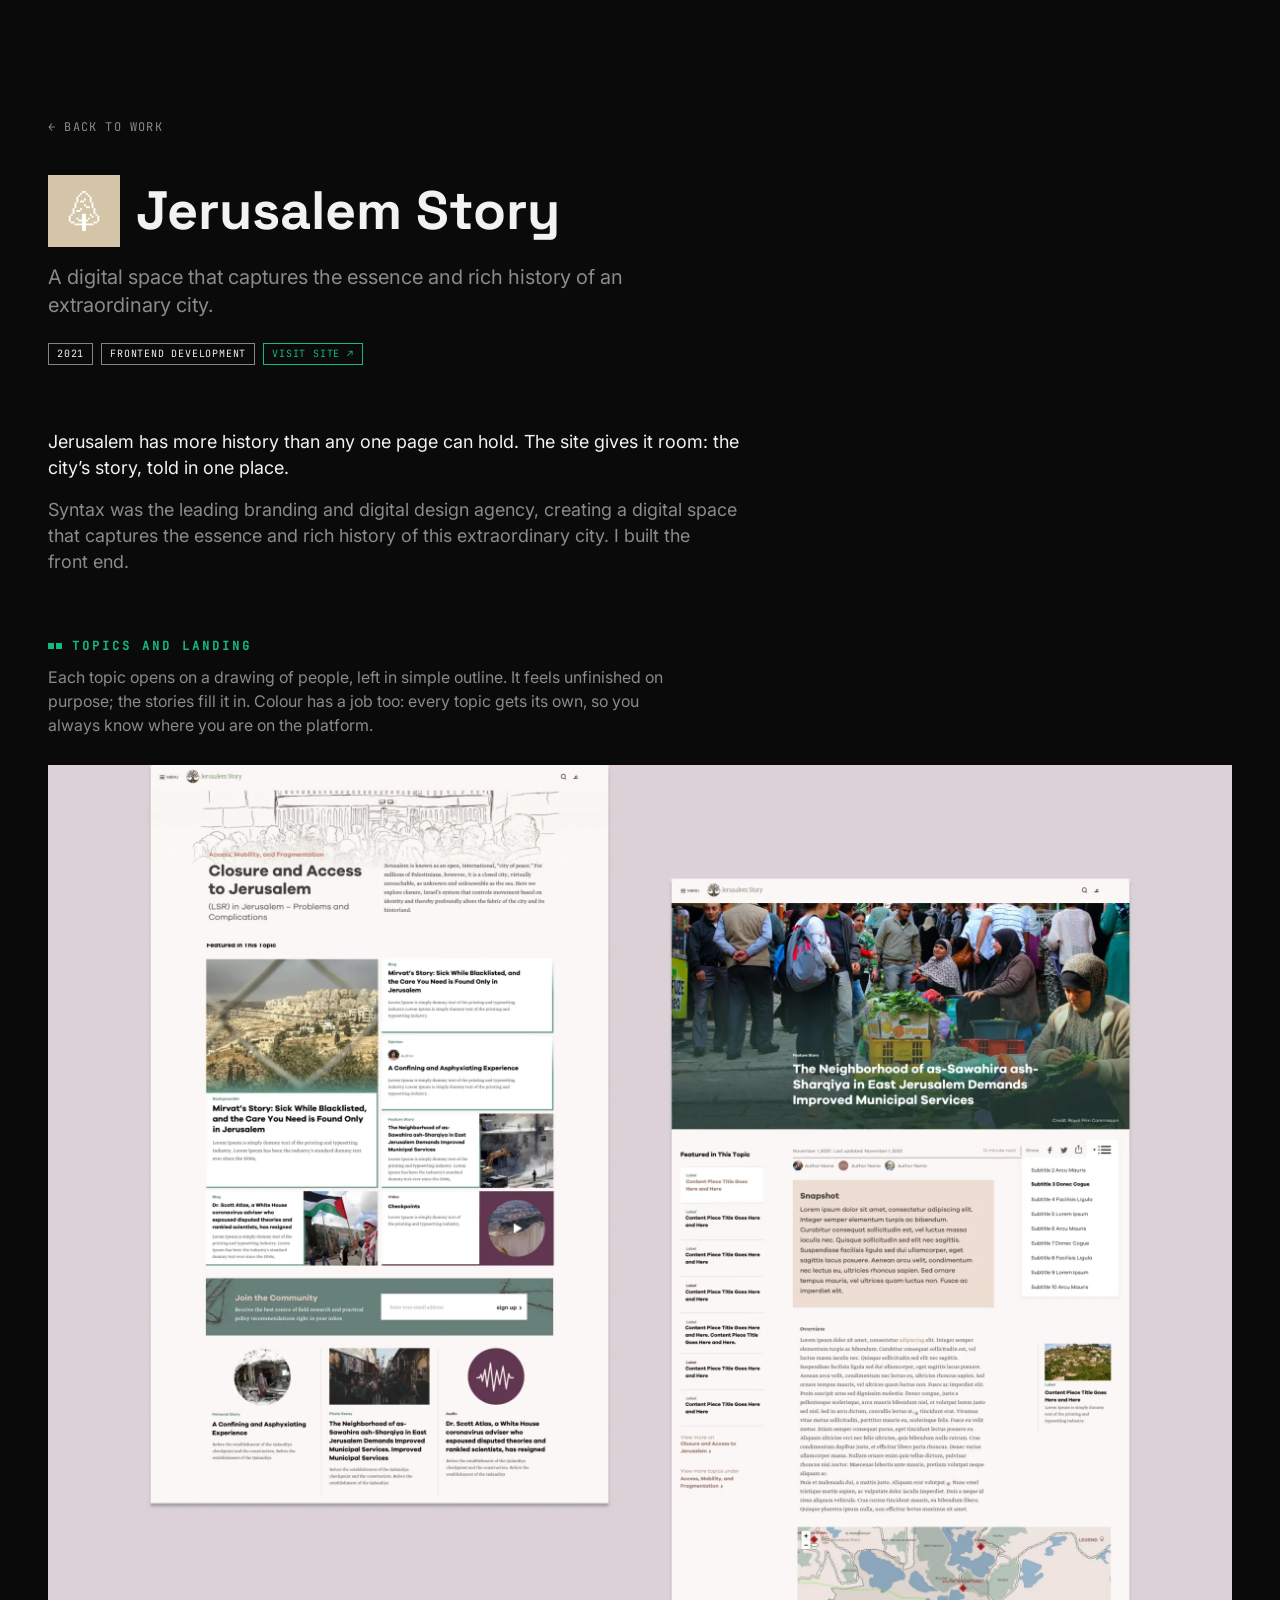
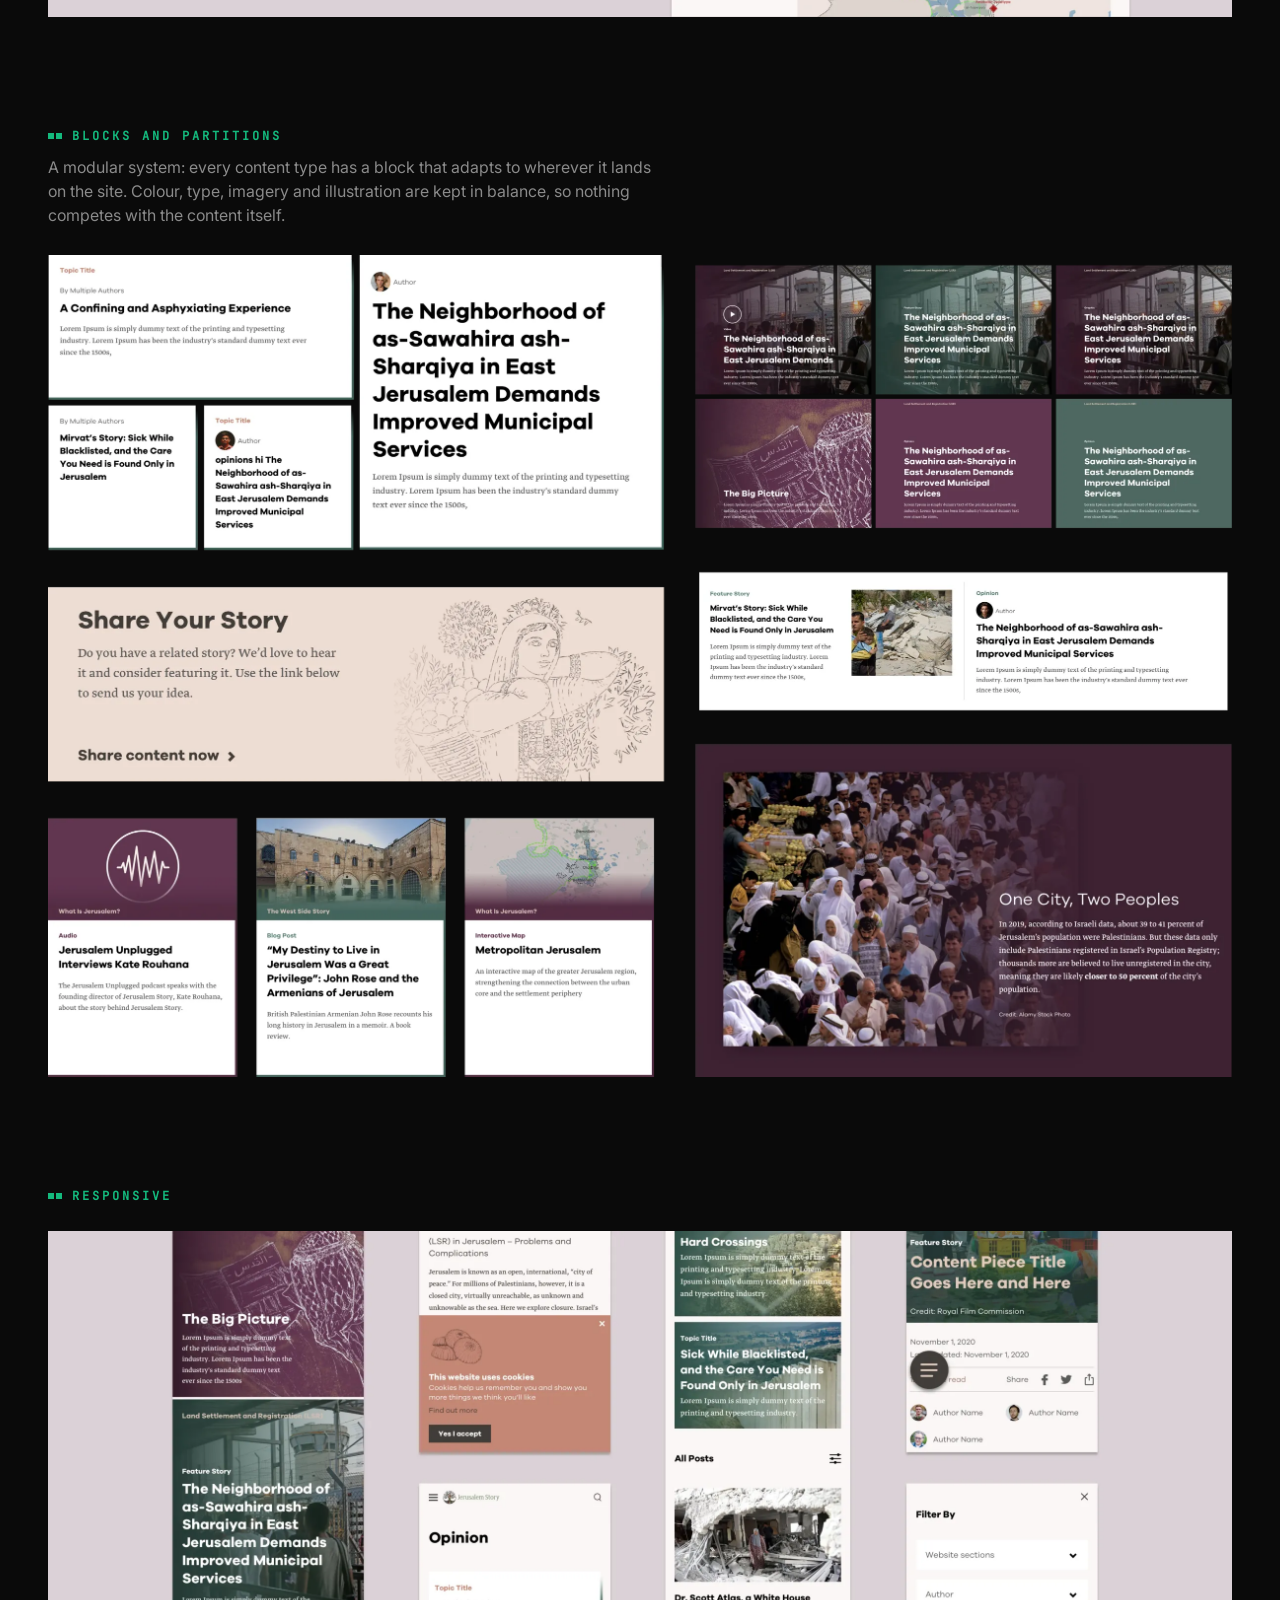
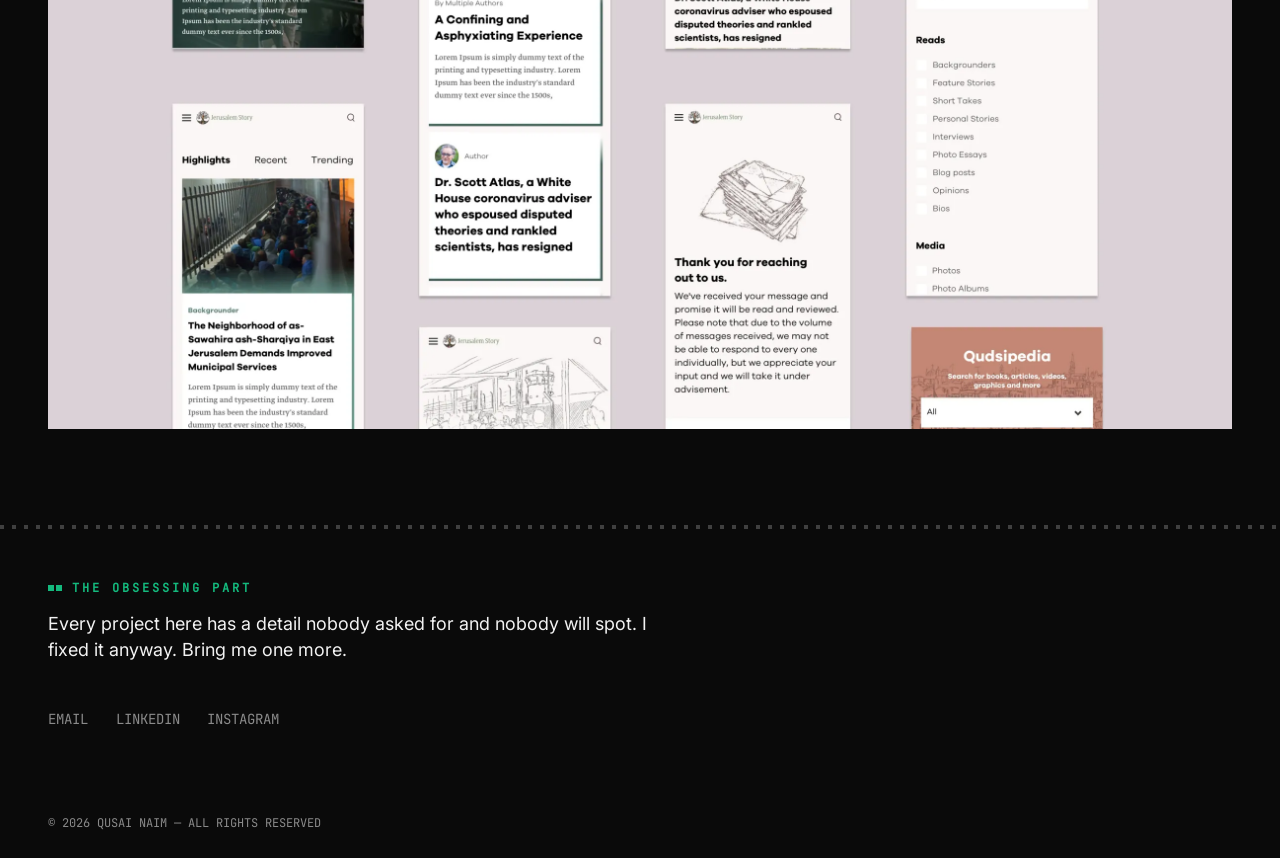
<file: jerusalem-story.html>
<!DOCTYPE html>
<html lang="en" dir="ltr">
  <head>
    <meta charset="utf-8">
    <meta  content="width=device-width, initial-scale=1.0" name="viewport" />
    <title>Qusai Naim - Jerusalem Story</title>
    <meta name="description" content="Jerusalem Story: a digital space that captures the essence and rich history of Jerusalem.">
    <meta name="robots" content="noindex">
    <!-- FAV Icon -->
    <link rel="icon" href="images/favicon.png" type="image/png" sizes="16x16">
    <!-- Custom Style Sheet link -->
    <link rel="stylesheet" href="styles/styles.css">
  </head>

  <body>
    <!--========MAIN============================================================================-->
    <main role="main">
      <section class="project-hero">
        <div class="container">
          <a href="index.html" class="project-back text-12">&larr; Back to work</a>

          <div class="project-hero__top">
            <div class="project-hero__icon" style="background-color: #d4c4a8;">
              <span style="background-image: url(images/assets/icons/tree.svg);"></span>
            </div>
            <h1 class="project-hero__title text-54">Jerusalem Story</h1>
          </div>

          <div class="project-hero__brief text-20">
            <p>A digital space that captures the essence and rich history of an extraordinary city.</p>
          </div>

          <div class="project-hero__meta text-10">
            <span class="project-hero__tag">2021</span>
            <span class="project-hero__tag">Frontend Development</span>
            <a href="https://www.jerusalemstory.com/en" target="_blank" rel="noopener" class="project-hero__tag project-hero__tag--link">Visit site &#8599;</a>
          </div>

          <div class="project-hero__desc text-18">
            <p>Jerusalem has more history than any one page can hold. The site gives it room: the city&rsquo;s story, told in one place.</p>
            <p>Syntax was the leading branding and digital design agency, creating a digital space that captures the essence and rich history of this extraordinary city. I built the front end.</p>
          </div>
        </div>
      </section>

      <section class="project-screens">
        <div class="container">
          <!-----FULL WIDTH------------>
          <div class="project-group">
            <div class="project-group__header">
              <h2 class="section-intro__subtitle text-12">
                <span class="section-kicker-dots">
                  <span class="section-kicker-dot"></span>
                  <span class="section-kicker-dot"></span>
                </span>
                TOPICS AND LANDING
              </h2>
              <p class="project-group__caption">Each topic opens on a drawing of people, left in simple outline. It feels unfinished on purpose; the stories fill it in. Colour has a job too: every topic gets its own, so you always know where you are on the platform.</p>
            </div>

            <figure class="project-figure">
              <div class="project-screen">
                <img src="images/projects-images/story/landing.webp" alt="A topic landing page for Closure and Access to Jerusalem, opening on an outline drawing of a crowd at a city gate above a grid of featured stories, blogs and videos; beside it, a story page with a market photo, a snapshot summary, a contents list and a map">
              </div>
            </figure>
          </div>

           <!-----FULL WIDTH------------>
          <div class="project-group">
            <div class="project-group__header">
              <h2 class="section-intro__subtitle text-12">
                <span class="section-kicker-dots">
                  <span class="section-kicker-dot"></span>
                  <span class="section-kicker-dot"></span>
                </span>
                BLOCKS AND PARTITIONS
              </h2>
              <p class="project-group__caption">A modular system: every content type has a block that adapts to wherever it lands on the site. Colour, type, imagery and illustration are kept in balance, so nothing competes with the content itself.</p>
            </div>

            <figure class="project-figure">
              <div class="project-screen">
                <img src="images/projects-images/story/overall.webp" alt="A sheet of the site&rsquo;s building blocks: story and opinion cards in several sizes, image cards tinted green and purple, a Share Your Story banner with an outline drawing of a woman carrying a basket, cards for audio, a blog post and an interactive map, and a full-width photo partition titled One City, Two Peoples">
              </div>
            </figure>
          </div>

            <!-----FULL WIDTH------------>
          <div class="project-group">
            <div class="project-group__header">
              <h2 class="section-intro__subtitle text-12">
                <span class="section-kicker-dots">
                  <span class="section-kicker-dot"></span>
                  <span class="section-kicker-dot"></span>
                </span>
                RESPONSIVE
              </h2>
            </div>

            <figure class="project-figure">
              <div class="project-screen">
                <img src="images/projects-images/story/Mobile.webp" alt="Mobile screens: a topic hero, feature story cards, the opinion section, the cookie notice, filters for reads and media, a contact confirmation with an outline drawing, and the Qudsipedia search">
              </div>
            </figure>
          </div>
        </div>
      </section>

      <section class="project-outro">
        <div class="container project-outro__inner">
          <h2 class="section-intro__subtitle text-12">
            <span class="section-kicker-dots">
              <span class="section-kicker-dot"></span>
              <span class="section-kicker-dot"></span>
            </span>
            THE OBSESSING PART
          </h2>
          <p class="project-outro__note text-18">Every project here has a detail nobody asked for and nobody will spot. I fixed it anyway. Bring me one more.</p>
          <div class="social-links text-14">
            <a href="mailto:qusai.naim.13@gmail.com">Email</a>
            <a href="https://www.linkedin.com/in/qusai-n-96374687/" target="_blank" rel="noopener">LinkedIn</a>
            <a href="https://www.instagram.com/qman.13/" target="_blank" rel="noopener">Instagram</a>
          </div>
        </div>
      </section>
    </main>
    <!---end of MAIN===============================================================================-->

    <!--========FOOTER=============================================================================-->
    <footer class="main-footer">
      <div class="container">
        <p class="copyrights text-12">© <span data-current-year>2026</span> QUSAI NAIM — ALL RIGHTS RESERVED</p>
      </div>
    </footer>
    <!--end of FOOTER===============================================================================-->

    <script src="scripts/main.js"></script>
  </body>
</html>
</file>
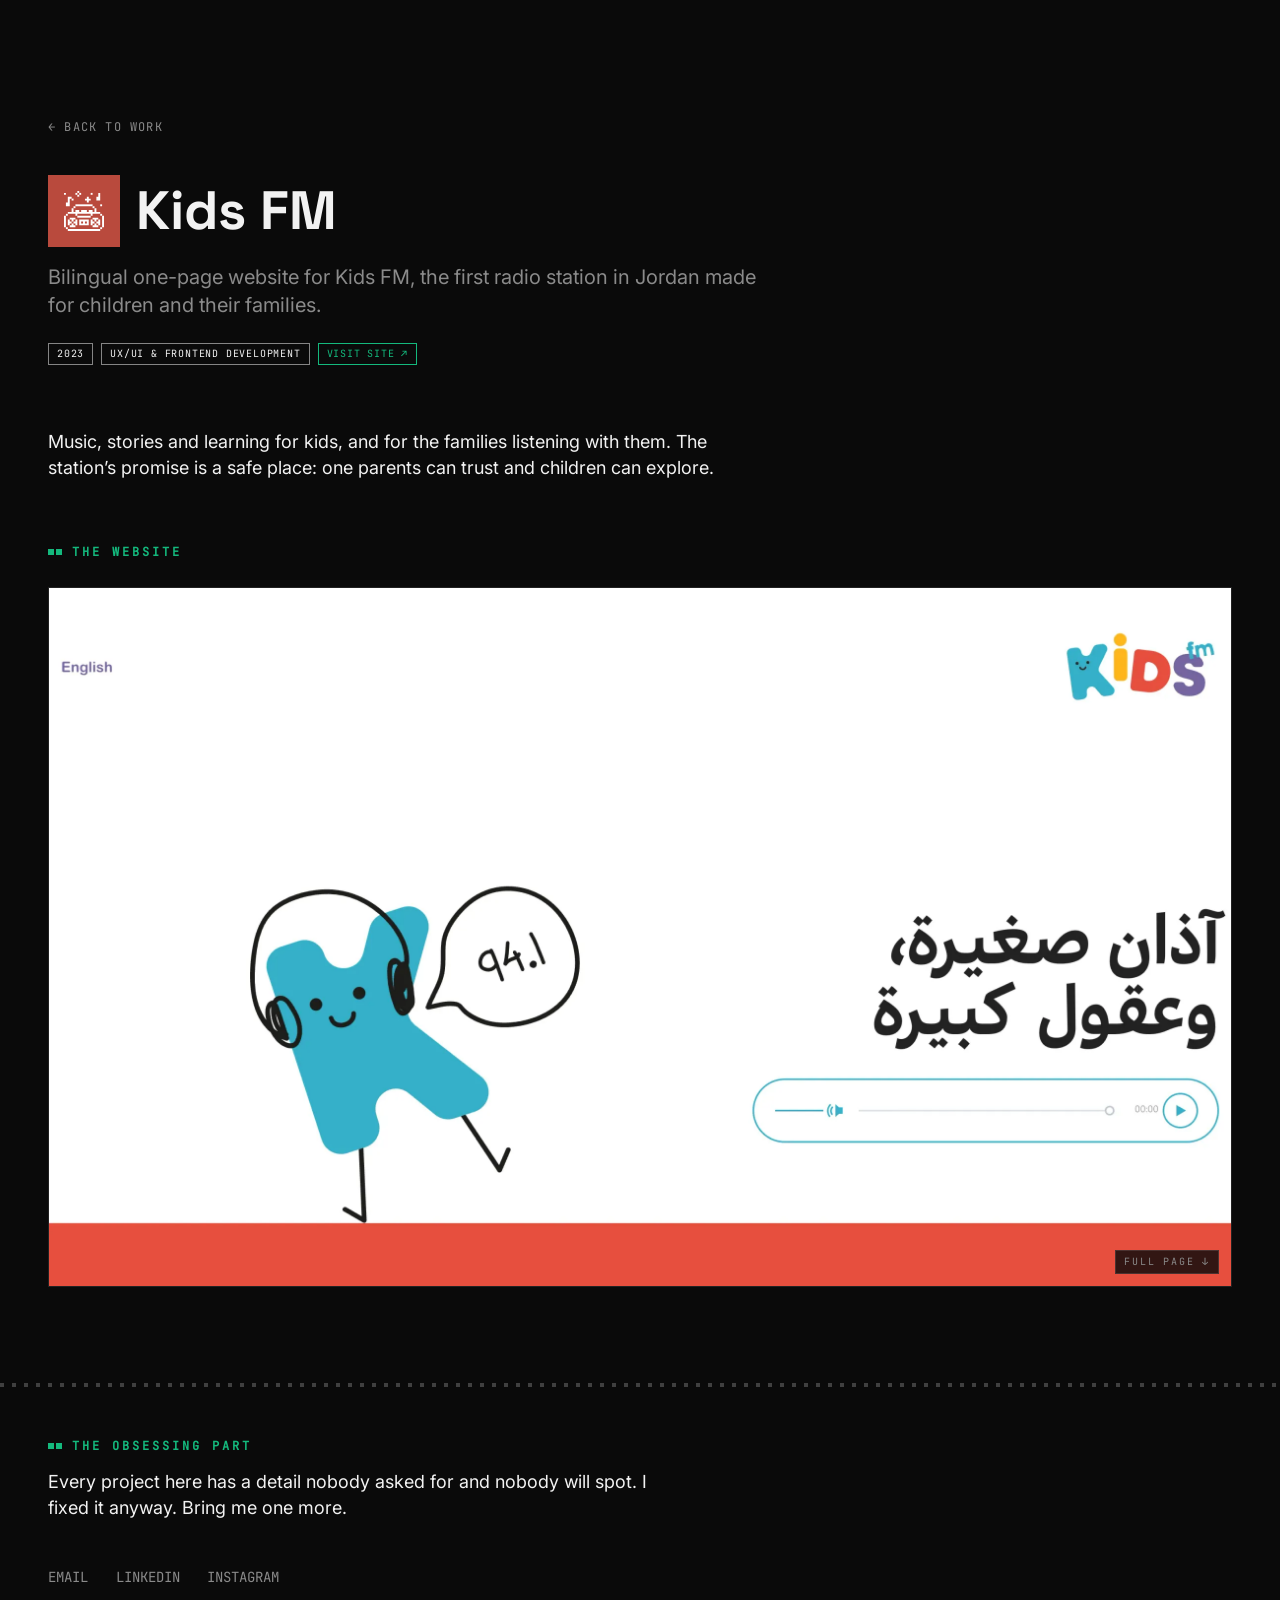
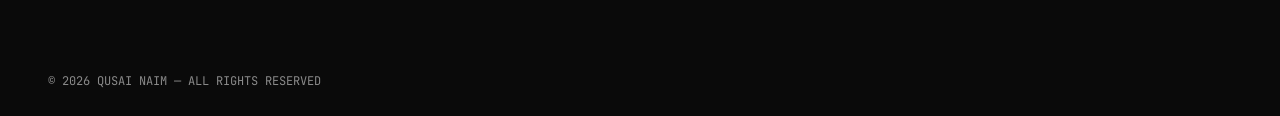
<file: kidsfm.html>
<!DOCTYPE html>
<html lang="en" dir="ltr">
  <head>
    <meta charset="utf-8">
    <meta  content="width=device-width, initial-scale=1.0" name="viewport" />
    <title>Qusai Naim - Kids FM</title>
    <meta name="description" content="Kids FM: bilingual one-page website for the first radio station in Jordan made for children and their families.">
    <!-- FAV Icon -->
    <link rel="icon" href="images/favicon.png" type="image/png" sizes="16x16">
    <!-- Custom Style Sheet link -->
    <link rel="stylesheet" href="styles/styles.css">
  </head>

  <body>
    <!--========MAIN============================================================================-->
    <main role="main">
      <section class="project-hero">
        <div class="container">
          <a href="index.html" class="project-back text-12">&larr; Back to work</a>

          <div class="project-hero__top">
            <div class="project-hero__icon" style="background-color: #b94a3d;">
              <span style="background-image: url(images/assets/icons/radio.svg);"></span>
            </div>
            <h1 class="project-hero__title text-54">Kids FM</h1>
          </div>

          <div class="project-hero__brief text-20">
            <p>Bilingual one-page website for Kids FM, the first radio station in Jordan made for children and their families.</p>
          </div>

          <div class="project-hero__meta text-10">
            <span class="project-hero__tag">2023</span>
            <span class="project-hero__tag">UX/UI &amp; Frontend Development</span>
            <a href="https://thekidsfm.com/index.html" target="_blank" rel="noopener" class="project-hero__tag project-hero__tag--link">Visit site &#8599;</a>
          </div>

          <div class="project-hero__desc text-18">
            <p>Music, stories and learning for kids, and for the families listening with them. The station&rsquo;s promise is a safe place: one parents can trust and children can explore.</p>
          </div>
        </div>
      </section>

      <section class="project-screens">
        <div class="container">
          <!-----FULL PAGE, PANS ON HOVER------------>
          <div class="project-group">
            <div class="project-group__header">
              <h2 class="section-intro__subtitle text-12">
                <span class="section-kicker-dots">
                  <span class="section-kicker-dot"></span>
                  <span class="section-kicker-dot"></span>
                </span>
                THE WEBSITE
              </h2>
            </div>

            <figure class="project-figure">
              <div class="project-screen project-screen--scroll" style="--pan: 8s">
                <img src="images/projects-images/kidsfm/kdisfm.webp" alt="Full page capture of the Arabic Kids FM site: a hero reading &lsquo;small ears, big minds&rsquo; with a live player for 94.1, then bold red, blue, lime and yellow sections, each with a hand-drawn character, a grid of programme times, and a purple footer">
                <span class="project-screen__hint">Full page &darr;</span>
              </div>
            </figure>
          </div>
        </div>
      </section>

      <section class="project-outro">
        <div class="container project-outro__inner">
          <h2 class="section-intro__subtitle text-12">
            <span class="section-kicker-dots">
              <span class="section-kicker-dot"></span>
              <span class="section-kicker-dot"></span>
            </span>
            THE OBSESSING PART
          </h2>
          <p class="project-outro__note text-18">Every project here has a detail nobody asked for and nobody will spot. I fixed it anyway. Bring me one more.</p>
          <div class="social-links text-14">
            <a href="mailto:qusai.naim.13@gmail.com">Email</a>
            <a href="https://www.linkedin.com/in/qusai-n-96374687/" target="_blank" rel="noopener">LinkedIn</a>
            <a href="https://www.instagram.com/qman.13/" target="_blank" rel="noopener">Instagram</a>
          </div>
        </div>
      </section>
    </main>
    <!---end of MAIN===============================================================================-->

    <!--========FOOTER=============================================================================-->
    <footer class="main-footer">
      <div class="container">
        <p class="copyrights text-12">© <span data-current-year>2026</span> QUSAI NAIM — ALL RIGHTS RESERVED</p>
      </div>
    </footer>
    <!--end of FOOTER===============================================================================-->

    <script src="scripts/main.js"></script>
  </body>
</html>
</file>
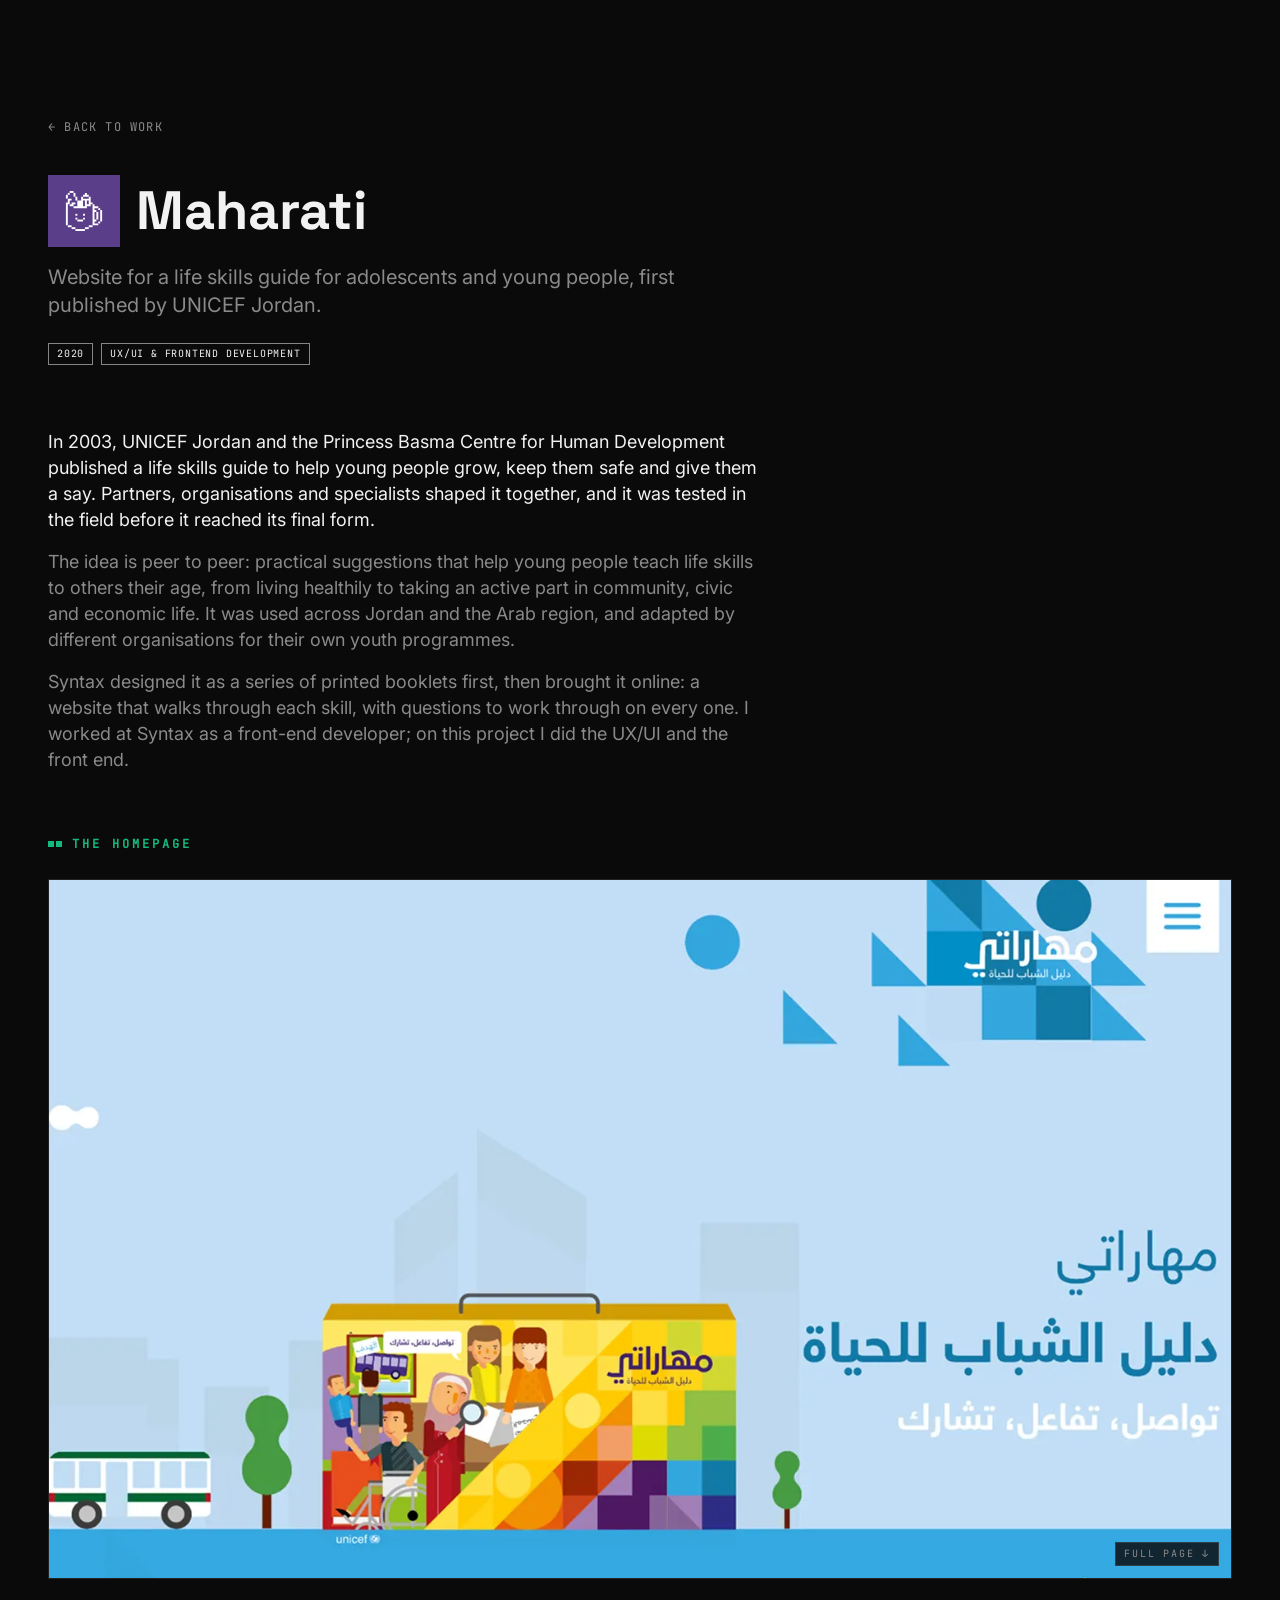
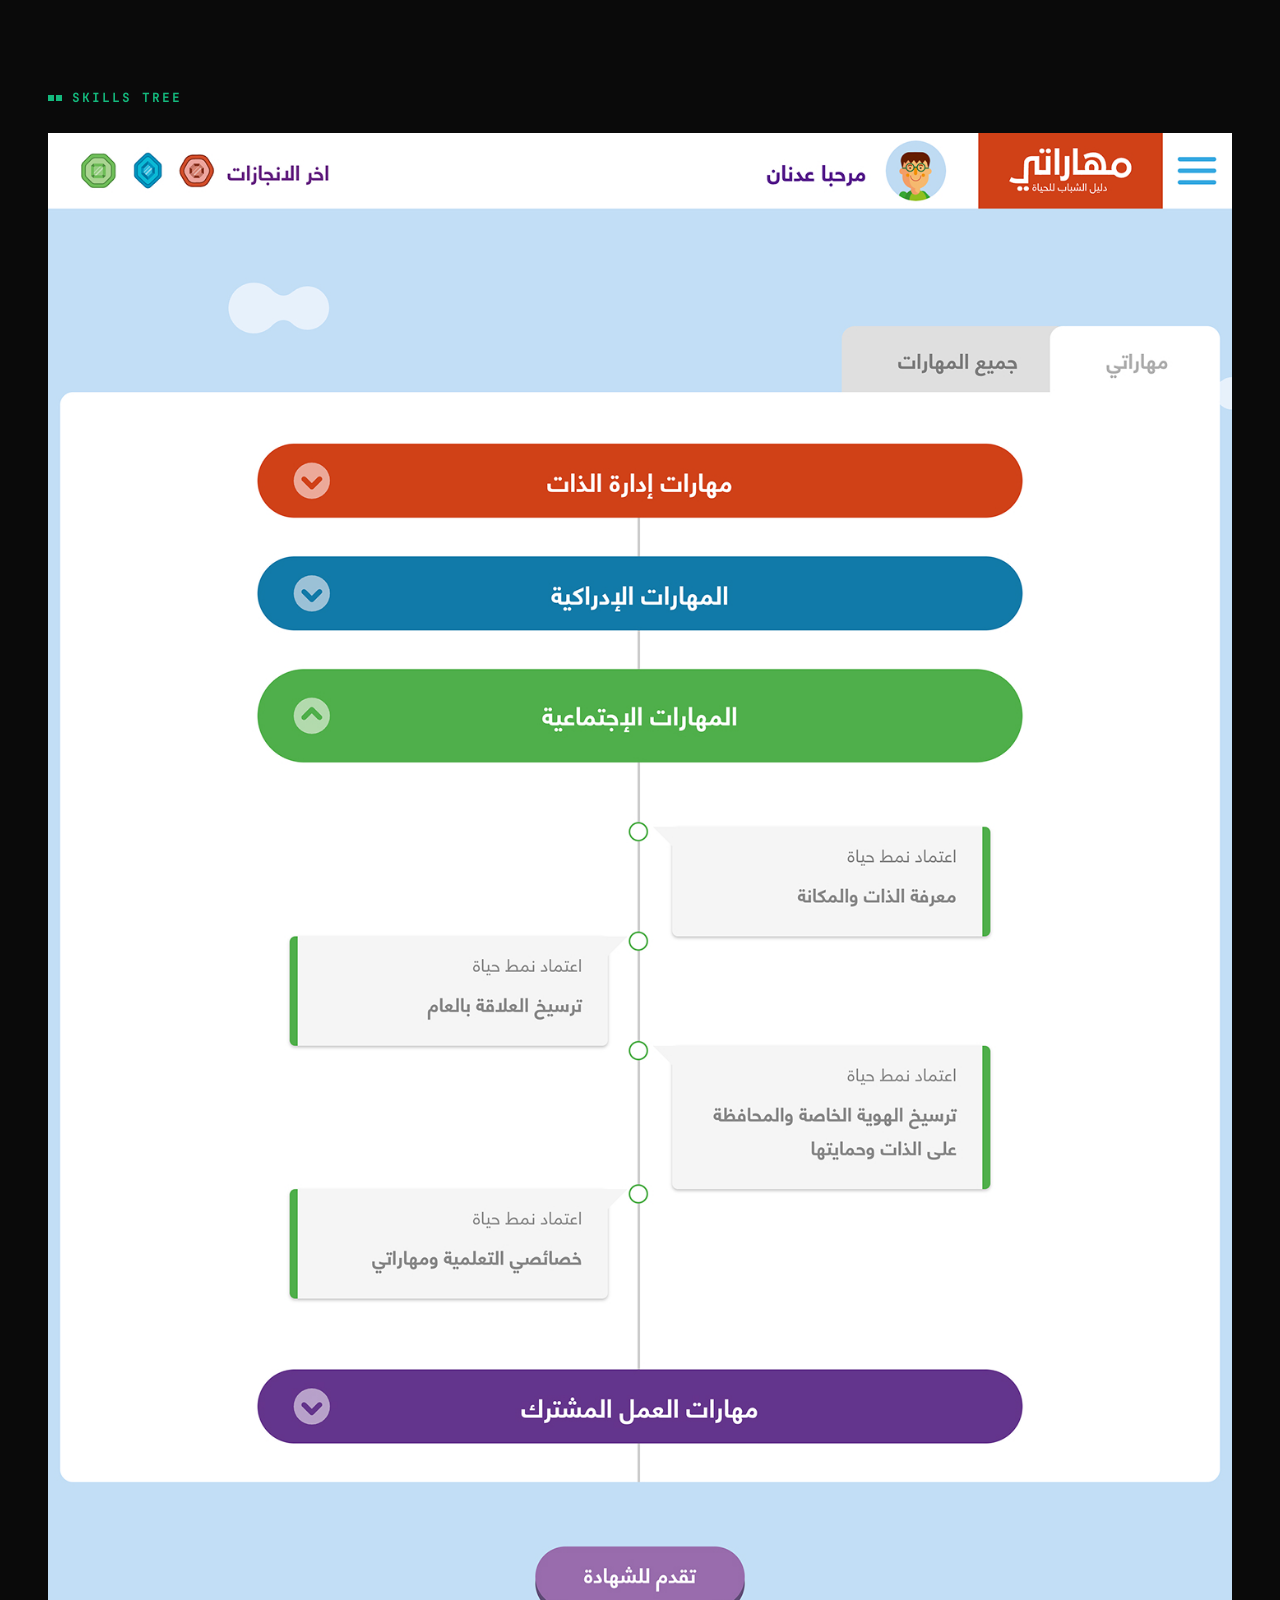
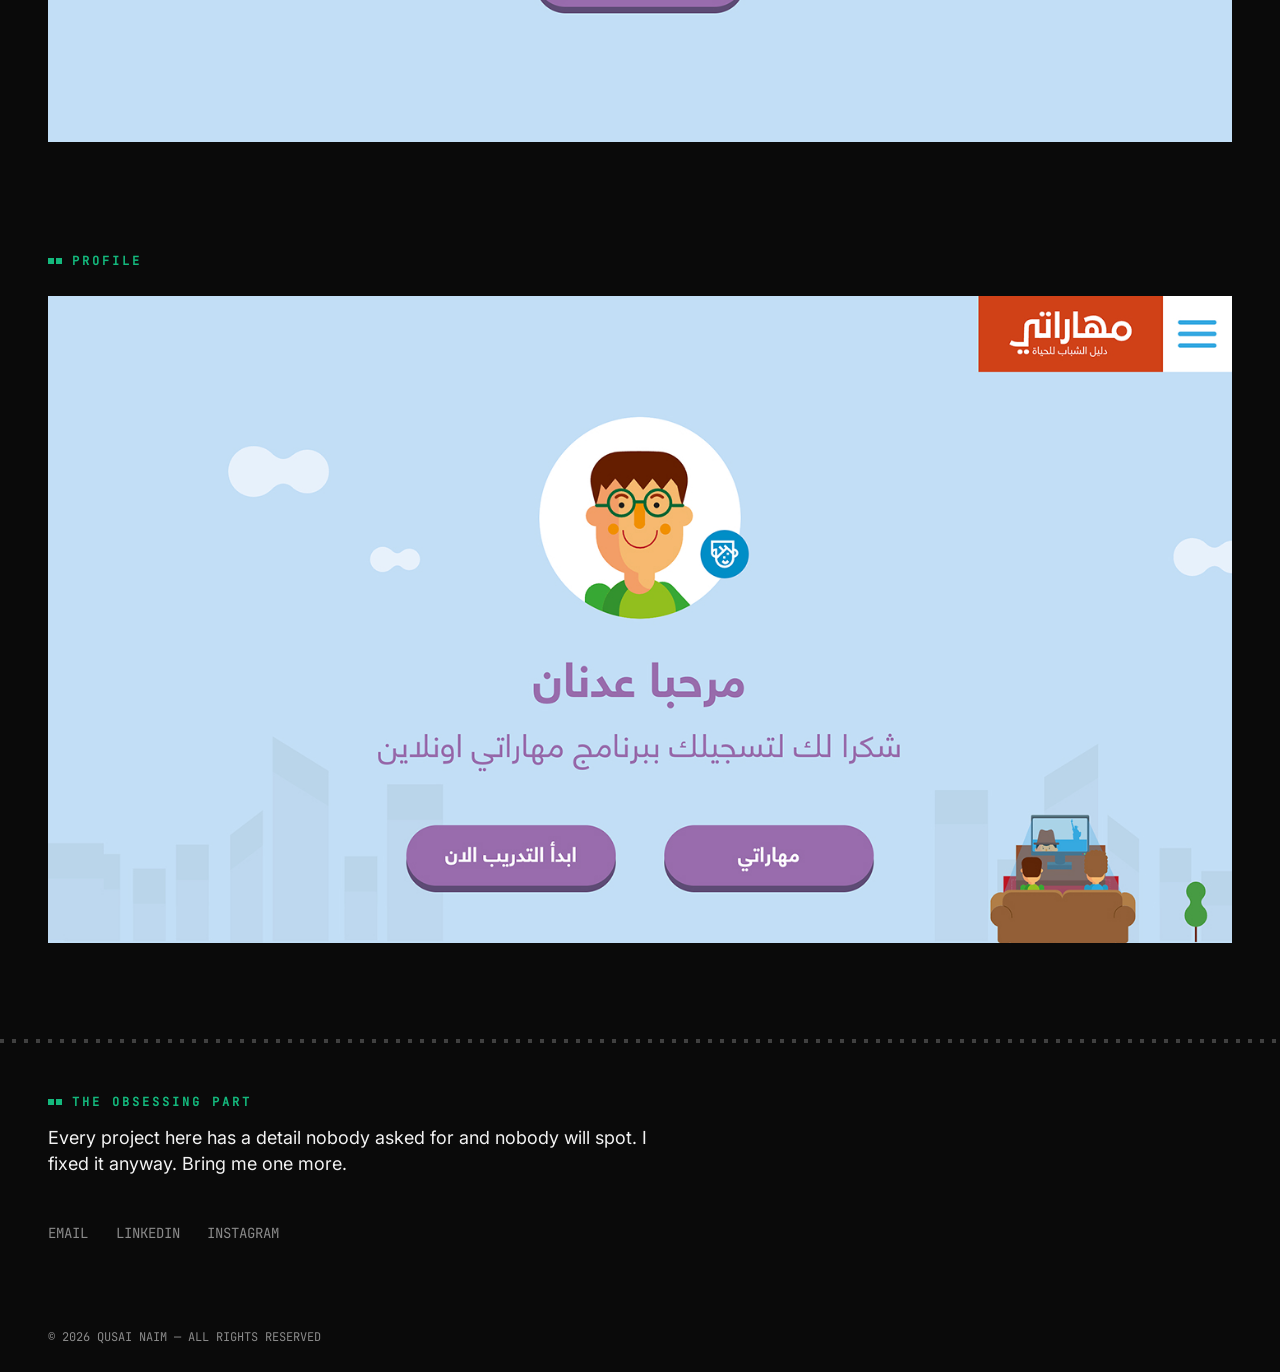
<file: maharati.html>
<!DOCTYPE html>
<html lang="en" dir="ltr">
  <head>
    <meta charset="utf-8">
    <meta  content="width=device-width, initial-scale=1.0" name="viewport" />
    <title>Qusai Naim - Maharati</title>
    <meta name="description" content="Maharati: website for the life skills guide UNICEF Jordan published for adolescents and youth.">
    <meta name="robots" content="noindex">
    <!-- FAV Icon -->
    <link rel="icon" href="images/favicon.png" type="image/png" sizes="16x16">
    <!-- Custom Style Sheet link -->
    <link rel="stylesheet" href="styles/styles.css">
  </head>

  <body>
    <!--========MAIN============================================================================-->
    <main role="main">
      <section class="project-hero">
        <div class="container">
          <a href="index.html" class="project-back text-12">&larr; Back to work</a>

          <div class="project-hero__top">
            <div class="project-hero__icon" style="background-color: #5b3e8a;">
              <span style="background-image: url(images/assets/icons/mug.svg);"></span>
            </div>
            <h1 class="project-hero__title text-54">Maharati</h1>
          </div>

          <div class="project-hero__brief text-20">
            <p>Website for a life skills guide for adolescents and young people, first published by UNICEF Jordan.</p>
          </div>

          <div class="project-hero__meta text-10">
            <span class="project-hero__tag">2020</span>
            <span class="project-hero__tag">UX/UI &amp; Frontend Development</span>
          </div>

          <div class="project-hero__desc text-18">
            <p>In 2003, UNICEF Jordan and the Princess Basma Centre for Human Development published a life skills guide to help young people grow, keep them safe and give them a say. Partners, organisations and specialists shaped it together, and it was tested in the field before it reached its final form.</p>
            <p>The idea is peer to peer: practical suggestions that help young people teach life skills to others their age, from living healthily to taking an active part in community, civic and economic life. It was used across Jordan and the Arab region, and adapted by different organisations for their own youth programmes.</p>
            <p>Syntax designed it as a series of printed booklets first, then brought it online: a website that walks through each skill, with questions to work through on every one. I worked at Syntax as a front-end developer; on this project I did the UX/UI and the front end.</p>
          </div>
        </div>
      </section>

      <section class="project-screens">
        <div class="container">
           <!-----FULL PAGE, PANS ON HOVER------------>
          <div class="project-group">
            <div class="project-group__header">
              <h2 class="section-intro__subtitle text-12">
                <span class="section-kicker-dots">
                  <span class="section-kicker-dot"></span>
                  <span class="section-kicker-dot"></span>
                </span>
                THE HOMEPAGE
              </h2>
            </div>

            <figure class="project-figure">
              <div class="project-screen project-screen--scroll" style="--pan: 8s">
                <img src="images/projects-images/maharati/homepage.webp" alt="Full page capture of the Arabic Maharati homepage: a blue hero with the guide&rsquo;s illustrated box set, a Maharati Online banner, feature cards with flat illustrations, a purple band of skill booklets, success stories with children&rsquo;s photos, and a footer with the UNICEF and partner logos">
                <span class="project-screen__hint">Full page &darr;</span>
              </div>
            </figure>
          </div>

          <!-----FULL WIDTH------------>
          <div class="project-group">
            <div class="project-group__header">
              <h2 class="section-intro__subtitle text-12">
                <span class="section-kicker-dots">
                  <span class="section-kicker-dot"></span>
                  <span class="section-kicker-dot"></span>
                </span>
                SKILLS TREE
              </h2>
            </div>

            <figure class="project-figure">
              <div class="project-screen">
                <img src="images/projects-images/maharati/skills.webp" alt="The skills tree: four colour-coded categories in orange, blue, green and purple on a vertical line, the green one open to show its lessons, with the user&rsquo;s avatar, latest badges and an apply for certificate button">
              </div>
            </figure>
          </div>
          
          <!-----FULL WIDTH------------>
          <div class="project-group">
            <div class="project-group__header">
              <h2 class="section-intro__subtitle text-12">
                <span class="section-kicker-dots">
                  <span class="section-kicker-dot"></span>
                  <span class="section-kicker-dot"></span>
                </span>
                PROFILE
              </h2>
            </div>

            <figure class="project-figure">
              <div class="project-screen">
                <img src="images/projects-images/maharati/thankyou.webp" alt="A welcome screen after sign-up: an illustrated avatar greets the user by name, thanks them for joining Maharati Online, and offers two buttons, one to their skills and one to start training">
              </div>
            </figure>
          </div>

        </div>
      </section>

      <section class="project-outro">
        <div class="container project-outro__inner">
          <h2 class="section-intro__subtitle text-12">
            <span class="section-kicker-dots">
              <span class="section-kicker-dot"></span>
              <span class="section-kicker-dot"></span>
            </span>
            THE OBSESSING PART
          </h2>
          <p class="project-outro__note text-18">Every project here has a detail nobody asked for and nobody will spot. I fixed it anyway. Bring me one more.</p>
          <div class="social-links text-14">
            <a href="mailto:qusai.naim.13@gmail.com">Email</a>
            <a href="https://www.linkedin.com/in/qusai-n-96374687/" target="_blank" rel="noopener">LinkedIn</a>
            <a href="https://www.instagram.com/qman.13/" target="_blank" rel="noopener">Instagram</a>
          </div>
        </div>
      </section>
    </main>
    <!---end of MAIN===============================================================================-->

    <!--========FOOTER=============================================================================-->
    <footer class="main-footer">
      <div class="container">
        <p class="copyrights text-12">© <span data-current-year>2026</span> QUSAI NAIM — ALL RIGHTS RESERVED</p>
      </div>
    </footer>
    <!--end of FOOTER===============================================================================-->

    <script src="scripts/main.js"></script>
  </body>
</html>
</file>
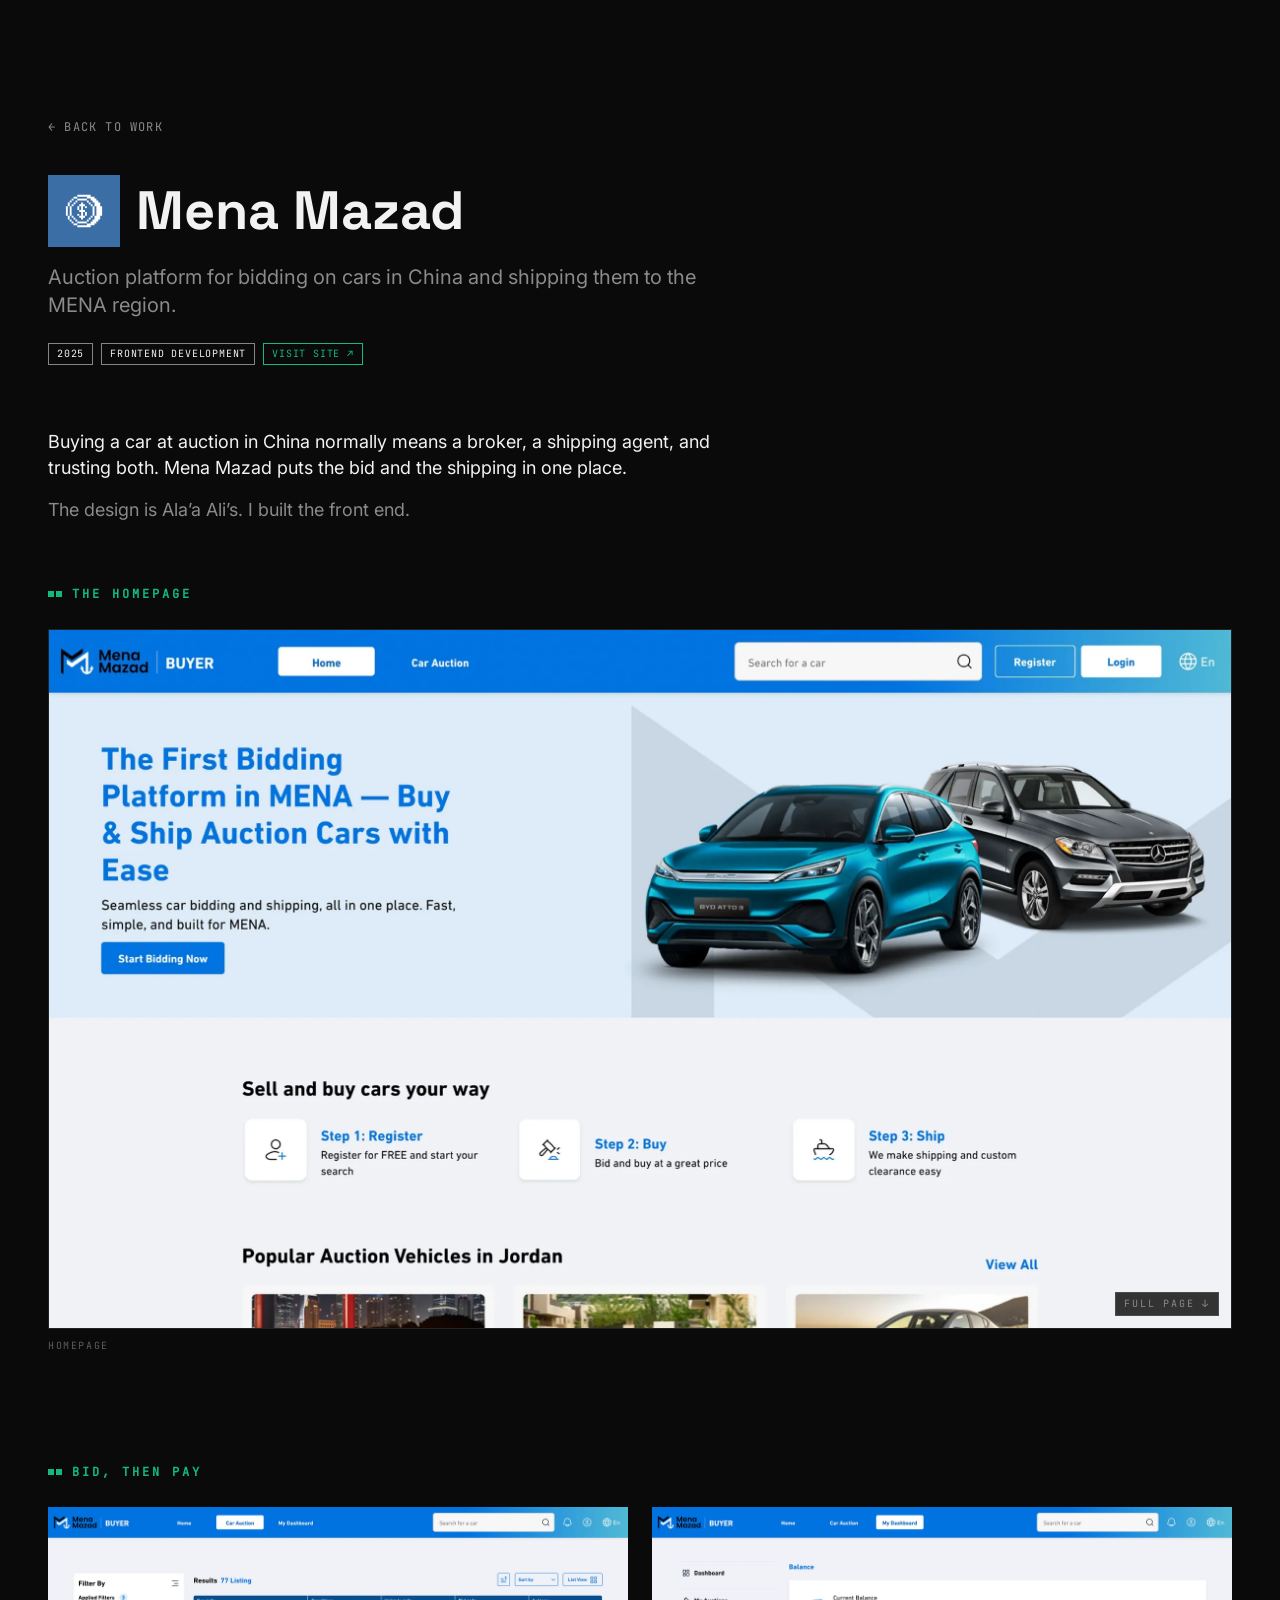
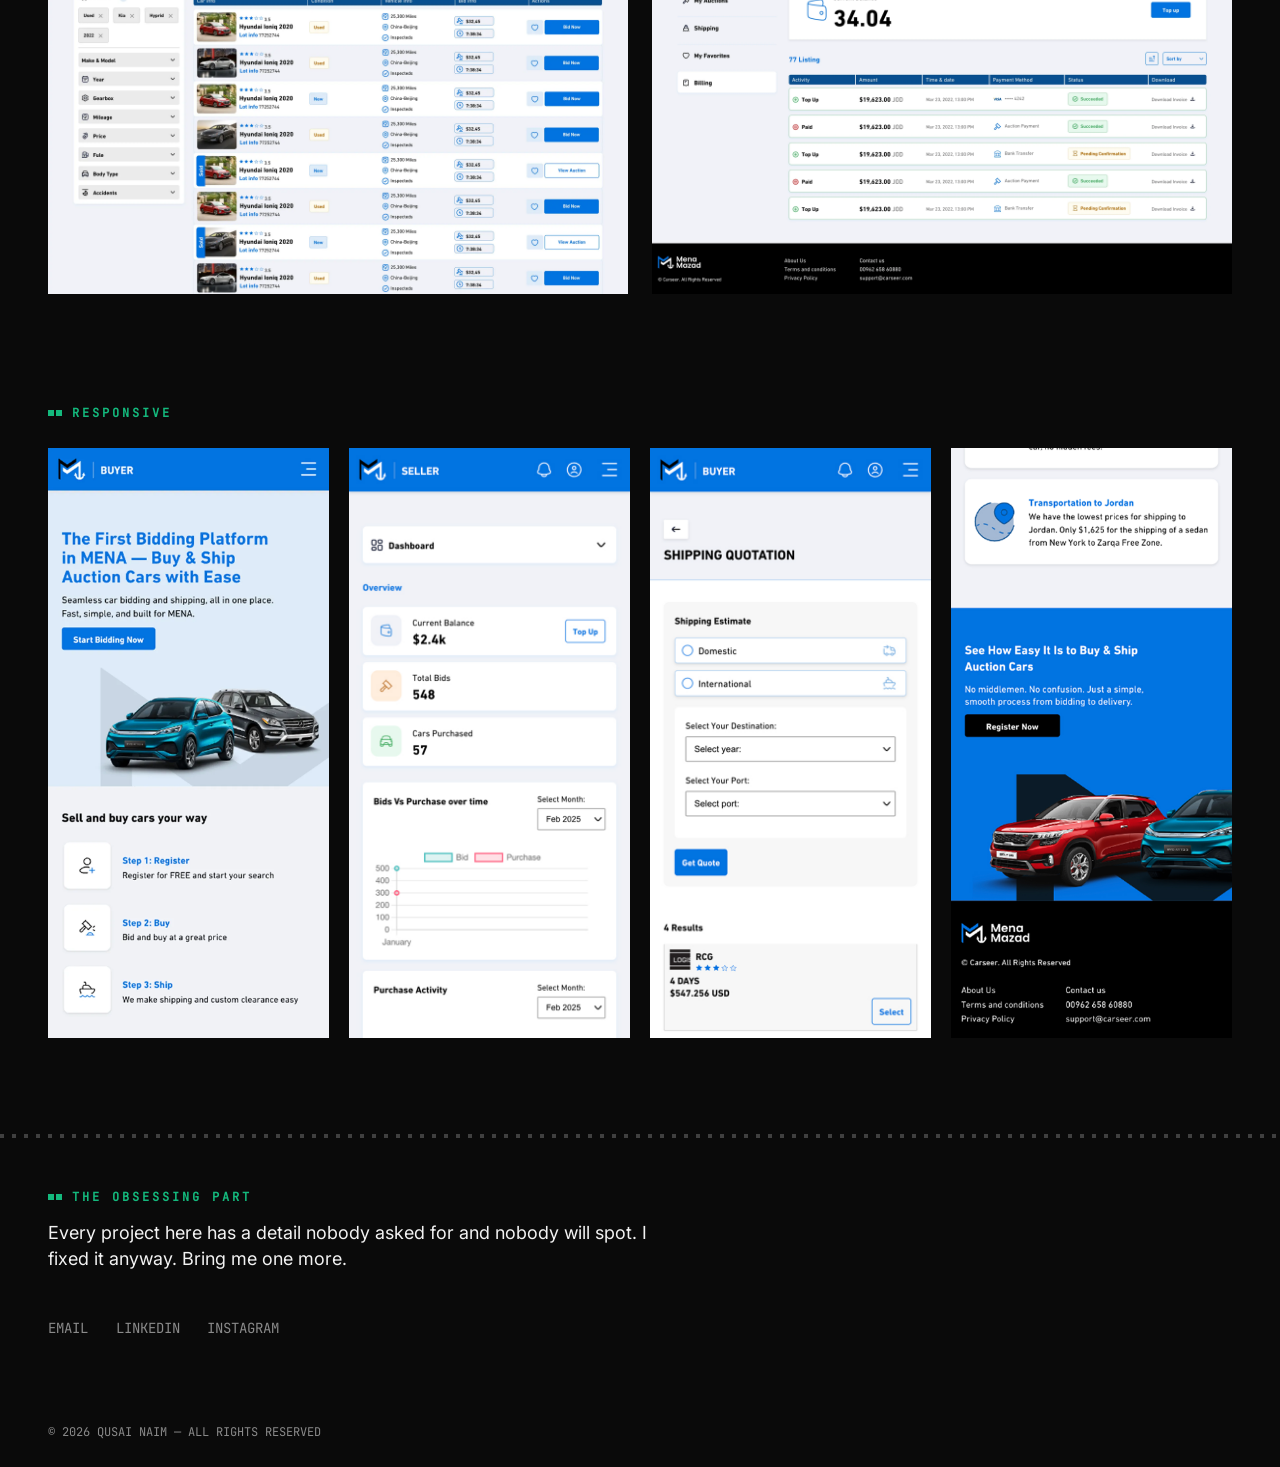
<file: Mena-mazad.html>
<!DOCTYPE html>
<html lang="en" dir="ltr">
  <head>
    <meta charset="utf-8">
    <meta  content="width=device-width, initial-scale=1.0" name="viewport" />
    <title>Qusai Naim - Mena Mazad</title>
    <meta name="description" content="Mena Mazad: auction platform for bidding on cars in China and shipping them to the MENA region.">
    <!-- FAV Icon -->
    <link rel="icon" href="images/favicon.png" type="image/png" sizes="16x16">
    <!-- Custom Style Sheet link -->
    <link rel="stylesheet" href="styles/styles.css">
  </head>
 
  <body>
    <!--========MAIN============================================================================-->
    <main role="main">
      <section class="project-hero">
        <div class="container">
          <a href="index.html" class="project-back text-12">&larr; Back to work</a>

          <div class="project-hero__top">
            <div class="project-hero__icon" style="background-color: #3a6ea5;">
              <span style="background-image: url(images/assets/icons/coin.svg);"></span>
            </div>
            <h1 class="project-hero__title text-54">Mena Mazad</h1>
          </div>

          <div class="project-hero__brief text-20">
            <p>Auction platform for bidding on cars in China and shipping them to the MENA region.</p>
          </div>

          <div class="project-hero__meta text-10">
            <span class="project-hero__tag">2025</span>
            <span class="project-hero__tag">Frontend Development</span>
            <a href="https://www.menamazad.com/" target="_blank" rel="noopener" class="project-hero__tag project-hero__tag--link">Visit site &#8599;</a>
          </div>

          <div class="project-hero__desc text-18">
            <p>Buying a car at auction in China normally means a broker, a shipping agent, and trusting both. Mena Mazad puts the bid and the shipping in one place.</p>
            <p>The design is Ala&rsquo;a Ali&rsquo;s. I built the front end.</p>
          </div>
        </div>
      </section>

      <section class="project-screens">
        <div class="container">
          <!-----FULL PAGE, PANS ON HOVER------------>
          <div class="project-group">
            <div class="project-group__header">
              <h2 class="section-intro__subtitle text-12">
                <span class="section-kicker-dots">
                  <span class="section-kicker-dot"></span>
                  <span class="section-kicker-dot"></span>
                </span>
                THE HOMEPAGE
              </h2>
            </div>

            <figure class="project-figure">
              <div class="project-screen project-screen--scroll" style="--pan: 8s">
                <img src="images/projects-images/mena-mazad/Homepage.webp" alt="Full page capture of the Mena Mazad buyer homepage: a blue hero reading 'The First Bidding Platform in MENA', a three-step register, buy, ship strip, a grid of popular auction cars, auction brands, and a closing call to register">
                <span class="project-screen__hint">Full page &darr;</span>
              </div>
              <figcaption class="project-figure__caption">Homepage</figcaption>
            </figure>
          </div>

           <!-----TWO UP------------>
          <div class="project-group">
            <div class="project-group__header">
              <h2 class="section-intro__subtitle text-12">
                <span class="section-kicker-dots">
                  <span class="section-kicker-dot"></span>
                  <span class="section-kicker-dot"></span>
                </span>
                BID, THEN PAY
              </h2>
            </div>

            <div class="project-grid project-grid--two">
              <figure class="project-figure">
                <div class="project-screen">
                  <img src="images/projects-images/mena-mazad/results 1.webp" alt="Auction results: a filter panel for make, year, mileage and accidents beside a table of cars, each with condition, location, current bid, a countdown and a Bid Now button">
                </div>
              </figure>
              <figure class="project-figure">
                <div class="project-screen">
                  <img src="images/projects-images/mena-mazad/Billing 1.webp" alt="Buyer dashboard billing page: current wallet balance with a Top up button, above a list of top-ups and auction payments with their payment method, status and a download invoice link">
                </div>
              </figure>
            </div>
          </div>


          <!-----PHONE ROW------------>
          <div class="project-group">
            <div class="project-group__header">
              <h2 class="section-intro__subtitle text-12">
                <span class="section-kicker-dots">
                  <span class="section-kicker-dot"></span>
                  <span class="section-kicker-dot"></span>
                </span>
                RESPONSIVE
              </h2>
            </div>

            <div class="project-grid project-grid--phones">
              <figure class="project-figure">
                <div class="project-screen">
                  <img src="images/projects-images/mena-mazad/mobile0.webp" alt="Mobile homepage: the hero headline and Start Bidding Now button, then the three steps to register, buy and ship">
                </div>
              </figure>
              <figure class="project-figure">
                <div class="project-screen">
                  <img src="images/projects-images/mena-mazad/Mobile1.webp" alt="Mobile seller dashboard: balance, total bids and cars purchased, above a chart of bids against purchases over time">
                </div>
              </figure>
              <figure class="project-figure">
                <div class="project-screen">
                  <img src="images/projects-images/mena-mazad/Mobile2.webp" alt="Mobile shipping quotation: choose domestic or international, pick a destination and port, then compare shipping companies by days and price">
                </div>
              </figure>
              <figure class="project-figure">
                <div class="project-screen">
                  <img src="images/projects-images/mena-mazad/mobile3.webp" alt="Bottom of the mobile homepage: shipping to Jordan, a blue Register Now banner with two cars, and the footer">
                </div>
              </figure>
            </div>
          </div>
        </div>
      </section>

      <section class="project-outro">
        <div class="container project-outro__inner">
          <h2 class="section-intro__subtitle text-12">
            <span class="section-kicker-dots">
              <span class="section-kicker-dot"></span>
              <span class="section-kicker-dot"></span>
            </span>
            THE OBSESSING PART
          </h2>
          <p class="project-outro__note text-18">Every project here has a detail nobody asked for and nobody will spot. I fixed it anyway. Bring me one more.</p>
          <div class="social-links text-14">
            <a href="mailto:qusai.naim.13@gmail.com">Email</a>
            <a href="https://www.linkedin.com/in/qusai-n-96374687/" target="_blank" rel="noopener">LinkedIn</a>
            <a href="https://www.instagram.com/qman.13/" target="_blank" rel="noopener">Instagram</a>
          </div>
        </div>
      </section>
    </main>
    <!---end of MAIN===============================================================================-->

    <!--========FOOTER=============================================================================-->
    <footer class="main-footer">
      <div class="container">
        <p class="copyrights text-12">© <span data-current-year>2026</span> QUSAI NAIM — ALL RIGHTS RESERVED</p>
      </div>
    </footer>
    <!--end of FOOTER===============================================================================-->

    <script src="scripts/main.js"></script>
  </body>
</html>
</file>
<file: styles/styles.css>
@charset "UTF-8";
/* ================================
   MODERN CSS RESET
   ================================ */
/* Box sizing & margin reset */
*,
*::before,
*::after {
  box-sizing: border-box;
  margin: 0;
  padding: 0;
}

/* Root defaults */
:root {
  -webkit-text-size-adjust: 100%;
  -moz-text-size-adjust: 100%;
       text-size-adjust: 100%;
  hanging-punctuation: first last;
}

/* Body defaults */
body {
  min-height: 100dvh;
  line-height: 1.5;
  -webkit-font-smoothing: antialiased;
  -moz-osx-font-smoothing: grayscale;
}

/* Media defaults */
img,
picture,
video,
canvas,
svg {
  display: block;
  max-width: 100%;
}

/* Form element inheritance */
input,
button,
textarea,
select {
  font: inherit;
  color: inherit;
}

/* Remove default button styles */
button {
  cursor: pointer;
  background: none;
  border: none;
}

/* Typography */
p,
h1, h2, h3, h4, h5, h6 {
  overflow-wrap: break-word;
}

h1, h2, h3, h4, h5, h6 {
  text-wrap: balance;
}

p {
  text-wrap: pretty;
}

/* Lists */
ul, ol {
  list-style: none;
}

/* Links */
a {
  color: inherit;
  -webkit-text-decoration-skip: ink;
          text-decoration-skip-ink: auto;
}

/* Tables */
table {
  border-collapse: collapse;
  border-spacing: 0;
}

/* Hidden attribute */
[hidden] {
  display: none !important;
}

/* Reduced motion */
@media (prefers-reduced-motion: reduce) {
  *,
  *::before,
  *::after {
    animation-duration: 0.01ms !important;
    animation-iteration-count: 1 !important;
    transition-duration: 0.01ms !important;
    scroll-behavior: auto !important;
  }
}
/* Focus visible */
:focus-visible {
  outline: 2px solid currentColor;
  outline-offset: 3px;
}

:focus:not(:focus-visible) {
  outline: none;
}

/* Smooth scrolling (respects user preference above) */
html {
  scroll-behavior: smooth;
}

@font-face {
  font-family: inter-reg;
  src: url("../fonts/Inter_18pt-Regular.ttf") format("truetype");
  font-style: normal;
  font-weight: normal;
  font-display: swap;
}
@font-face {
  font-family: mono-reg;
  src: url("../fonts/JetBrainsMono-Regular.ttf") format("truetype");
  font-style: normal;
  font-weight: normal;
  font-display: swap;
}
@font-face {
  font-family: space-bold;
  src: url("../fonts/SpaceGrotesk-Bold.ttf") format("truetype");
  font-style: normal;
  font-weight: normal;
  font-display: swap;
}
@font-face {
  font-family: space-semiBold;
  src: url("../fonts/SpaceGrotesk-SemiBold.ttf") format("truetype");
  font-style: normal;
  font-weight: normal;
  font-display: swap;
}
/*------------------------------------*\
  #BASE
\*------------------------------------*/
* {
  box-sizing: border-box;
  -moz-osx-font-smoothing: grayscale;
  -webkit-font-smoothing: antialiased;
  -webkit-tap-highlight-color: transparent;
}

body {
  width: 100%;
  height: auto;
  margin: 0 auto;
  position: relative;
  font-size: 62.5%;
  line-height: 1.35em;
  -webkit-font-smoothing: antialiased;
  background-color: #0a0a0a;
}

.home-body {
  background-image: linear-gradient(rgba(255, 255, 255, 0.06) 1px, transparent 1px), linear-gradient(90deg, rgba(255, 255, 255, 0.06) 1px, transparent 1px);
  background-size: 40px 40px;
}
@media screen and (max-width: 1280px) {
  .home-body {
    background-size: 36px 36px;
  }
}
@media screen and (max-width: 640px) {
  .home-body {
    background-size: 32px 32px;
  }
}

a {
  text-decoration: none;
  cursor: pointer;
}

button {
  outline: 0;
}

input, textarea {
  -webkit-appearance: none;
  -moz-appearance: none;
  appearance: none;
  border-radius: 0;
}

/*------------------------------------*\
  #CONTAINER
\*------------------------------------*/
.container {
  width: 1200px;
  margin: 0 auto;
}
@media screen and (max-width: 1280px) {
  .container {
    width: 100%;
    padding: 0 48px;
  }
}
@media screen and (max-width: 960px) {
  .container {
    padding: 0 32px;
  }
}
@media screen and (max-width: 640px) {
  .container {
    padding: 0 24px;
  }
}

/*------------------------------------*\
#FOOTER
\*------------------------------------*/
.main-footer {
  margin-top: 56px;
  padding: 32px 0 28px;
}
@media screen and (max-width: 640px) {
  .main-footer {
    margin-top: 40px;
  }
}

.copyrights {
  font-family: "mono-reg", ui-monospace, SFMono-Regular, Menlo, Consolas, "Courier New", monospace;
  color: #8a8a8a;
  text-transform: uppercase;
}

/*------------------------------------*\
#FONT SIZES
\*------------------------------------*/
.text-10 {
  font-size: 10px;
  line-height: 14px;
}

.text-12 {
  font-size: 12px;
  line-height: 14px;
}

.text-14 {
  font-size: 14px;
  line-height: 16px;
}

.text-18 {
  font-size: 18px;
  line-height: 26px;
}
@media screen and (max-width: 960px) {
  .text-18 {
    font-size: 16px;
    line-height: 24px;
  }
}

.text-20 {
  font-size: 20px;
  line-height: 28px;
}
@media screen and (max-width: 1030px) {
  .text-20 {
    font-size: 18px;
    line-height: 26px;
  }
}

.text-24 {
  font-size: 24px;
  line-height: 34px;
}
@media screen and (max-width: 1030px) {
  .text-24 {
    font-size: 20px;
    line-height: 28px;
  }
}
@media screen and (max-width: 960px) {
  .text-24 {
    font-size: 18px;
    line-height: 26px;
  }
}
@media screen and (max-width: 640px) {
  .text-24 {
    font-size: 16px;
    line-height: 20px;
  }
}

.text-54 {
  font-size: 54px;
  line-height: 58px;
}
@media screen and (max-width: 1030px) {
  .text-54 {
    font-size: 48px;
    line-height: 52px;
  }
}
@media screen and (max-width: 960px) {
  .text-54 {
    font-size: 36px;
    line-height: 42px;
  }
}
@media screen and (max-width: 640px) {
  .text-54 {
    font-size: 32px;
    line-height: 40px;
  }
}

.text-60 {
  font-size: 60px;
  line-height: 68px;
}
@media screen and (max-width: 1030px) {
  .text-60 {
    font-size: 54px;
    line-height: 60px;
  }
}
@media screen and (max-width: 960px) {
  .text-60 {
    font-size: 40px;
    line-height: 46px;
  }
}
@media screen and (max-width: 640px) {
  .text-60 {
    font-size: 36px;
    line-height: 42px;
  }
}

.section-intro__title {
  color: #f2f2f2;
  font-family: "space-semiBold", -apple-system, BlinkMacSystemFont, "Segoe UI", Roboto, Helvetica, Arial, sans-serif;
}

.section-intro__subtitle {
  font-family: "mono-reg", ui-monospace, SFMono-Regular, Menlo, Consolas, "Courier New", monospace;
  letter-spacing: 0.25em;
  color: #14B97D;
  margin-bottom: 16px;
  display: flex;
  align-items: center;
  gap: 10px;
}

.section-kicker-dots {
  display: inline-flex;
  gap: 2px;
}

.section-kicker-dot {
  width: 6px;
  height: 6px;
  background: #14B97D;
  display: inline-block;
}

.section-intro__desc {
  color: #8a8a8a;
  margin-top: 24px;
  font-family: "inter-reg", -apple-system, BlinkMacSystemFont, "Segoe UI", Roboto, Helvetica, Arial, sans-serif;
}

/*------------------------------------*\
#HERO	
\*------------------------------------*/
.scroll-indicator {
  position: absolute;
  bottom: 40px;
  left: 50%;
  transform: translateX(-50%);
  display: flex;
  flex-direction: column;
  align-items: center;
  gap: 8px;
  opacity: 0;
  animation: fade-in 1s ease forwards;
  animation-delay: 1.3s;
  cursor: pointer;
}
@media screen and (max-width: 640px) {
  .scroll-indicator {
    bottom: 24px;
  }
}
.scroll-indicator .pixel-arrow {
  display: flex;
  flex-direction: column;
  gap: 4px;
  animation: bounce 2s ease-in-out infinite;
}
.scroll-indicator .pixel-arrow span {
  background: #14B97D;
  transition: background 0.3s ease;
}
.scroll-indicator .pixel-arrow span:nth-child(1) {
  width: 20px;
  height: 4px;
}
.scroll-indicator .pixel-arrow span:nth-child(2) {
  width: 12px;
  height: 4px;
  margin: 0 auto;
}
.scroll-indicator .pixel-arrow span:nth-child(3) {
  width: 4px;
  height: 4px;
  margin: 0 auto;
}
.scroll-indicator .scroll-text {
  font-family: "mono-reg", ui-monospace, SFMono-Regular, Menlo, Consolas, "Courier New", monospace;
  color: #8a8a8a;
  text-transform: uppercase;
  letter-spacing: 0.1em;
  transition: color 0.3s ease;
  margin-top: 5px;
}
.scroll-indicator:hover .pixel-arrow span {
  background: rgb(25.7804878049, 230.2195121951, 155.8780487805);
}
.scroll-indicator:hover .scroll-text {
  color: #14B97D;
}

@keyframes fade-in {
  0% {
    opacity: 0;
    transform: translateX(-50%) translateY(-10px);
  }
  100% {
    opacity: 1;
    transform: translateX(-50%) translateY(0);
  }
}
@keyframes bounce {
  0%, 100% {
    transform: translateY(0);
  }
  50% {
    transform: translateY(8px);
  }
}
.homepage-hero {
  min-height: 100vh;
  min-height: 100svh;
  position: relative;
  box-sizing: border-box;
  padding: 48px 24px;
  display: flex;
  flex-direction: column;
  align-items: center;
  justify-content: center;
  gap: 40px;
  text-align: center;
}

.px-logo-wireframe {
  width: min(520px, 70vw);
}

.hero-text {
  display: grid;
  gap: 20px;
  justify-items: center;
}

/* Title */
.intro-title {
  font-family: "space-bold", -apple-system, BlinkMacSystemFont, "Segoe UI", Roboto, Helvetica, Arial, sans-serif;
  color: #14B97D;
}

/* Description */
.intro-sub {
  color: #8a8a8a;
  max-width: 769px;
  font-family: "inter-reg", -apple-system, BlinkMacSystemFont, "Segoe UI", Roboto, Helvetica, Arial, sans-serif;
  text-wrap: pretty;
}

/* Fade-in (text starts hidden, js/px-hero.js adds .is-in) */
.hero-fade {
  opacity: 0;
  transform: translateY(12px);
  transition: opacity 0.8s ease, transform 0.8s ease;
}

.hero-fade + .hero-fade {
  transition-delay: 0.2s;
}

.hero-fade.is-in {
  opacity: 1;
  transform: none;
}

@media (prefers-reduced-motion: reduce) {
  .hero-fade {
    opacity: 1;
    transform: none;
    transition: none;
  }
}
/*------------------------------------*\
#MASONERY	
\*------------------------------------*/
.homepage-projects {
  padding-top: 160px;
}
@media screen and (max-width: 1030px) {
  .homepage-projects {
    padding-top: 120px;
  }
}
@media screen and (max-width: 640px) {
  .homepage-projects {
    padding-top: 40px;
  }
}

.projects-list-wrapper {
  margin-top: 64px;
}

.masonry-grid {
  display: grid;
  grid-template-columns: repeat(10, 1fr);
  grid-template-rows: repeat(6, 120px);
  gap: 16px;
}
@media screen and (max-width: 1030px) {
  .masonry-grid {
    grid-template-columns: repeat(2, 1fr);
    grid-template-rows: none;
    grid-auto-rows: 260px;
  }
}
@media screen and (max-width: 640px) {
  .masonry-grid {
    grid-template-columns: 1fr;
    grid-auto-rows: 180px;
  }
}

.masonry-item {
  position: relative;
  overflow: hidden;
}
.masonry-item:nth-child(1) {
  grid-column: 1/6;
  grid-row: 1/3;
}
@media screen and (max-width: 1030px) {
  .masonry-item:nth-child(1) {
    grid-column: auto;
    grid-row: auto;
  }
}
.masonry-item:nth-child(2) {
  grid-column: 6/11;
  grid-row: 1/3;
}
@media screen and (max-width: 1030px) {
  .masonry-item:nth-child(2) {
    grid-column: auto;
    grid-row: auto;
  }
}
.masonry-item:nth-child(3) {
  grid-column: 1/4;
  grid-row: 3/5;
}
@media screen and (max-width: 1030px) {
  .masonry-item:nth-child(3) {
    grid-column: 1/-1;
    grid-row: auto;
  }
}
.masonry-item:nth-child(4) {
  grid-column: 4/8;
  grid-row: 3/5;
}
@media screen and (max-width: 1030px) {
  .masonry-item:nth-child(4) {
    grid-column: auto;
    grid-row: auto;
  }
}
.masonry-item:nth-child(5) {
  grid-column: 8/11;
  grid-row: 3/7;
}
@media screen and (max-width: 1030px) {
  .masonry-item:nth-child(5) {
    grid-column: auto;
    grid-row: auto;
  }
}
.masonry-item:nth-child(6) {
  grid-column: 1/5;
  grid-row: 5/7;
}
@media screen and (max-width: 1030px) {
  .masonry-item:nth-child(6) {
    grid-column: auto;
    grid-row: auto;
  }
}
.masonry-item:nth-child(7) {
  grid-column: 5/8;
  grid-row: 5/7;
}
@media screen and (max-width: 1030px) {
  .masonry-item:nth-child(7) {
    grid-column: auto;
    grid-row: auto;
  }
}

/*------------------------------------*\
#PROJECT-CARD	
\*------------------------------------*/
.project-block {
  display: block;
  height: 100%;
}

.project-tile {
  height: 100%;
  position: relative;
  overflow: hidden;
  display: flex;
  align-items: center;
  justify-content: center;
  cursor: pointer;
  outline: none;
  transition: transform 300ms cubic-bezier(0.2, 0.8, 0.2, 1), box-shadow 300ms;
}

.project-tile:hover {
  transform: translateY(-4px);
  box-shadow: 0 16px 40px -12px rgba(0, 0, 0, 0.6);
}

.project-tile-overlay {
  position: absolute;
  inset: 0;
  background: rgba(0, 0, 0, 0.35);
  opacity: 0;
  transition: opacity 300ms;
  pointer-events: none;
}

.project-tile:hover .project-tile-overlay {
  opacity: 1;
}

.project-tile-icon {
  position: relative;
  z-index: 2;
  transition: transform 400ms cubic-bezier(0.2, 0.8, 0.2, 1), opacity 300ms;
  display: block;
  width: 80px;
  height: 80px;
  background-repeat: no-repeat;
  background-size: contain;
  background-position: center;
}
@media screen and (max-width: 640px) {
  .project-tile-icon {
    width: 64px;
    height: 64px;
  }
}

.project-tile:hover .project-tile-icon {
  transform: translateY(-36px) scale(0.85);
  opacity: 0.7;
}

.project-tile-meta {
  position: absolute;
  left: 24px;
  right: 24px;
  bottom: 24px;
  z-index: 3;
  transform: translateY(16px);
  opacity: 0;
  transition: transform 300ms cubic-bezier(0.2, 0.8, 0.2, 1), opacity 300ms;
}

.project-block:hover .project-tile-meta {
  transform: translateY(0);
  opacity: 1;
}

.project-tile-title {
  font-family: "space-semiBold", -apple-system, BlinkMacSystemFont, "Segoe UI", Roboto, Helvetica, Arial, sans-serif;
  letter-spacing: -0.01em;
  margin-bottom: 10px;
  color: #f2f2f2;
}

.project-tile-tags {
  display: flex;
  flex-wrap: wrap;
  gap: 6px;
}

.project-tile-tag {
  font-family: "mono-reg", ui-monospace, SFMono-Regular, Menlo, Consolas, "Courier New", monospace;
  letter-spacing: 0.08em;
  text-transform: uppercase;
  padding: 3px 8px;
  color: #f2f2f2;
  border: 1px solid rgba(255, 255, 255, 0.5);
}

/*------------------------------------*\
#PROJECT-CARD — tablet and below
\*------------------------------------*/
@media screen and (max-width: 1030px) {
  .project-tile-overlay {
    opacity: 1;
  }
  .project-tile-icon {
    transform: translateY(-36px) scale(0.85);
    opacity: 0.7;
  }
  .project-tile-meta {
    opacity: 1;
    transform: translateY(0);
  }
}
/*------------------------------------*\
#CONTACT	
\*------------------------------------*/
.homepage-contact {
  padding-top: 200px;
}
@media screen and (max-width: 1030px) {
  .homepage-contact {
    padding-top: 150px;
  }
}
@media screen and (max-width: 640px) {
  .homepage-contact {
    padding-top: 120px;
  }
}

.social-links {
  margin-top: 48px;
}
.social-links a {
  font-family: "mono-reg", ui-monospace, SFMono-Regular, Menlo, Consolas, "Courier New", monospace;
  display: inline-block;
  color: #8a8a8a;
  cursor: pointer;
  text-transform: uppercase;
  transition: all 0.3s ease;
}
.social-links a:not(:last-child) {
  margin-right: 24px;
}
.social-links a:hover {
  color: #14B97D;
  transform: translateY(-4px);
}

/*------------------------------------*\
#PROJECT-HERO	
\*------------------------------------*/
.project-hero {
  padding-top: 120px;
}
@media screen and (max-width: 1030px) {
  .project-hero {
    padding-top: 100px;
  }
}
@media screen and (max-width: 640px) {
  .project-hero {
    padding-top: 72px;
  }
}

.project-back {
  display: inline-flex;
  align-items: center;
  gap: 6px;
  font-family: "mono-reg", ui-monospace, SFMono-Regular, Menlo, Consolas, "Courier New", monospace;
  color: #8a8a8a;
  text-transform: uppercase;
  letter-spacing: 0.1em;
  transition: color 0.3s ease;
}
.project-back:hover {
  color: #14B97D;
}

.project-hero__top {
  display: flex;
  align-items: center;
  gap: 16px;
  margin-top: 40px;
  opacity: 0;
  animation: fade-in-up 0.8s cubic-bezier(0.34, 1.56, 0.64, 1) forwards;
}

.project-hero__icon {
  width: 72px;
  height: 72px;
  flex-shrink: 0;
  display: flex;
  align-items: center;
  justify-content: center;
  background: #14B97D;
}
.project-hero__icon span {
  display: block;
  width: 40px;
  height: 40px;
  background-repeat: no-repeat;
  background-size: contain;
  background-position: center;
}
@media screen and (max-width: 960px) {
  .project-hero__icon {
    width: 56px;
    height: 56px;
  }
  .project-hero__icon span {
    width: 32px;
    height: 32px;
  }
}
@media screen and (max-width: 640px) {
  .project-hero__icon {
    width: 48px;
    height: 48px;
  }
  .project-hero__icon span {
    width: 28px;
    height: 28px;
  }
}

.project-hero__title {
  color: #f2f2f2;
  font-family: "space-bold", -apple-system, BlinkMacSystemFont, "Segoe UI", Roboto, Helvetica, Arial, sans-serif;
  min-width: 0;
}

.project-hero__brief {
  font-family: "inter-reg", -apple-system, BlinkMacSystemFont, "Segoe UI", Roboto, Helvetica, Arial, sans-serif;
  color: #8a8a8a;
  margin-top: 16px;
  opacity: 0;
  animation: fade-in-up 0.8s cubic-bezier(0.34, 1.56, 0.64, 1) forwards;
  animation-delay: 0.2s;
  max-width: 720px;
}

.project-hero__meta {
  display: flex;
  flex-wrap: wrap;
  gap: 8px;
  margin-top: 24px;
  opacity: 0;
  animation: fade-in-up 0.8s cubic-bezier(0.34, 1.56, 0.64, 1) forwards;
  animation-delay: 0.3s;
}

.project-hero__tag {
  font-family: "mono-reg", ui-monospace, SFMono-Regular, Menlo, Consolas, "Courier New", monospace;
  letter-spacing: 0.08em;
  text-transform: uppercase;
  padding: 3px 8px;
  color: #f2f2f2;
  border: 1px solid rgba(255, 255, 255, 0.5);
}
.project-hero__tag--link {
  color: #14B97D;
  border-color: #14B97D;
  transition: background 0.25s ease, color 0.25s ease;
}
.project-hero__tag--link:hover, .project-hero__tag--link:focus-visible {
  background: #14B97D;
  color: #0a0a0a;
}

.project-hero__desc {
  color: #f2f2f2;
  font-family: "inter-reg", -apple-system, BlinkMacSystemFont, "Segoe UI", Roboto, Helvetica, Arial, sans-serif;
  margin-top: 64px;
  max-width: 720px;
  opacity: 0;
  animation: fade-in-up 0.8s cubic-bezier(0.34, 1.56, 0.64, 1) forwards;
  animation-delay: 0.4s;
}
.project-hero__desc p:not(:first-child) {
  margin-top: 16px;
  color: #8a8a8a;
}

@keyframes fade-in-up {
  0% {
    opacity: 0;
    transform: translateY(30px);
  }
  15% {
    opacity: 1;
  }
  70% {
    transform: translateY(0);
    opacity: 1;
  }
  85% {
    transform: translateY(-3px);
    opacity: 1;
  }
  100% {
    transform: translateY(0);
    opacity: 1;
  }
}
/*------------------------------------*\
#PROJECT-SCREENS
\*------------------------------------*/
.project-screens {
  margin-top: 64px;
}

/*------------------------------------*\
#PROJECT-GROUP — a labelled band of screens
\*------------------------------------*/
.project-group + .project-group {
  margin-top: 112px;
}
@media screen and (max-width: 960px) {
  .project-group + .project-group {
    margin-top: 88px;
  }
}
@media screen and (max-width: 640px) {
  .project-group + .project-group {
    margin-top: 64px;
  }
}

.project-group > * + * {
  margin-top: 24px;
}
.project-group > .project-group__header + * {
  margin-top: 28px;
}

.project-group__caption {
  font-family: "inter-reg", -apple-system, BlinkMacSystemFont, "Segoe UI", Roboto, Helvetica, Arial, sans-serif;
  font-size: 16px;
  line-height: 24px;
  color: #8a8a8a;
  max-width: 620px;
  margin-top: -4px;
}

/*------------------------------------*\
#PROJECT-GRID — pick one per row of screens
\*------------------------------------*/
.project-grid {
  display: grid;
  gap: 24px;
}
@media screen and (max-width: 640px) {
  .project-grid {
    gap: 16px;
  }
}

.project-grid--two {
  grid-template-columns: repeat(2, 1fr);
}
@media screen and (max-width: 640px) {
  .project-grid--two {
    grid-template-columns: 1fr;
  }
}

.project-grid--three {
  grid-template-columns: repeat(3, 1fr);
}
@media screen and (max-width: 960px) {
  .project-grid--three {
    grid-template-columns: repeat(2, 1fr);
  }
}
@media screen and (max-width: 640px) {
  .project-grid--three {
    grid-template-columns: 1fr;
  }
}

.project-grid--split {
  grid-template-columns: 2fr 1fr;
  align-items: start;
}
@media screen and (max-width: 960px) {
  .project-grid--split {
    grid-template-columns: 1fr;
  }
}

.project-grid--phones {
  grid-template-columns: repeat(4, 1fr);
  gap: 20px;
}
@media screen and (max-width: 960px) {
  .project-grid--phones {
    grid-template-columns: repeat(2, 1fr);
  }
}

/*------------------------------------*\
#PROJECT-FIGURE — a screen plus its caption
\*------------------------------------*/
.project-figure {
  min-width: 0;
}

.project-figure__caption {
  font-family: "mono-reg", ui-monospace, SFMono-Regular, Menlo, Consolas, "Courier New", monospace;
  font-size: 10px;
  line-height: 14px;
  letter-spacing: 0.16em;
  text-transform: uppercase;
  color: #5c5c5c;
  margin-top: 10px;
}

/*------------------------------------*\
#PROJECT-SCREEN — the frame around one image
\*------------------------------------*/
.project-screen {
  position: relative;
  overflow: hidden;
}
.project-screen img {
  display: block;
  width: 100%;
  height: auto;
}

/*------------------------------------*\
#PROJECT-SCREEN — full page capture
\*------------------------------------*/
.project-screen--scroll {
  height: 700px;
  border: 1px solid rgba(255, 255, 255, 0.1);
}
@media screen and (max-width: 640px) {
  .project-screen--scroll {
    height: 500px;
  }
}
.project-screen--scroll img {
  height: 100%;
  -o-object-fit: cover;
     object-fit: cover;
  -o-object-position: top center;
     object-position: top center;
}

.project-screen--scroll {
  --pan: 8s;
  cursor: ns-resize;
}
.project-screen--scroll img {
  transition: object-position var(--pan) linear;
  transition: object-position var(--pan) linear, -o-object-position var(--pan) linear;
}
.project-screen--scroll:hover img {
  -o-object-position: bottom center;
     object-position: bottom center;
}

.project-screen__hint {
  position: absolute;
  bottom: 12px;
  right: 12px;
  z-index: 4;
  font-family: "mono-reg", ui-monospace, SFMono-Regular, Menlo, Consolas, "Courier New", monospace;
  font-size: 10px;
  letter-spacing: 0.18em;
  text-transform: uppercase;
  color: #8a8a8a;
  background: rgba(10, 10, 10, 0.82);
  border: 1px solid rgba(255, 255, 255, 0.12);
  padding: 4px 8px;
  transition: opacity 0.3s ease;
  pointer-events: none;
}

.project-screen--scroll:hover .project-screen__hint {
  opacity: 0;
}

@media (hover: none), screen and (max-width: 1030px) {
  .project-screen--scroll {
    height: auto;
    cursor: auto;
  }
  .project-screen--scroll img {
    height: auto;
    -o-object-fit: fill;
       object-fit: fill;
    -o-object-position: initial;
       object-position: initial;
    transition: none;
  }
  .project-screen--scroll .project-screen__hint {
    display: none;
  }
}
/*------------------------------------*\
#PROJECT-OUTRO — how a case study ends
\*------------------------------------*/
.project-outro {
  margin-top: 96px;
}
@media screen and (max-width: 1030px) {
  .project-outro {
    margin-top: 80px;
  }
}
@media screen and (max-width: 640px) {
  .project-outro {
    margin-top: 64px;
  }
}

.project-outro__inner {
  padding-top: 56px;
  background-image: repeating-linear-gradient(90deg, rgba(255, 255, 255, 0.22) 0 4px, transparent 4px 12px);
  background-repeat: no-repeat;
  background-size: 100% 4px;
  background-position: top left;
}
@media screen and (max-width: 1030px) {
  .project-outro__inner {
    padding-top: 48px;
  }
}
@media screen and (max-width: 640px) {
  .project-outro__inner {
    padding-top: 40px;
  }
}

.project-outro__note {
  color: #f2f2f2;
  font-family: "inter-reg", -apple-system, BlinkMacSystemFont, "Segoe UI", Roboto, Helvetica, Arial, sans-serif;
  max-width: 620px;
}/*# sourceMappingURL=styles.css.map */
</file>
